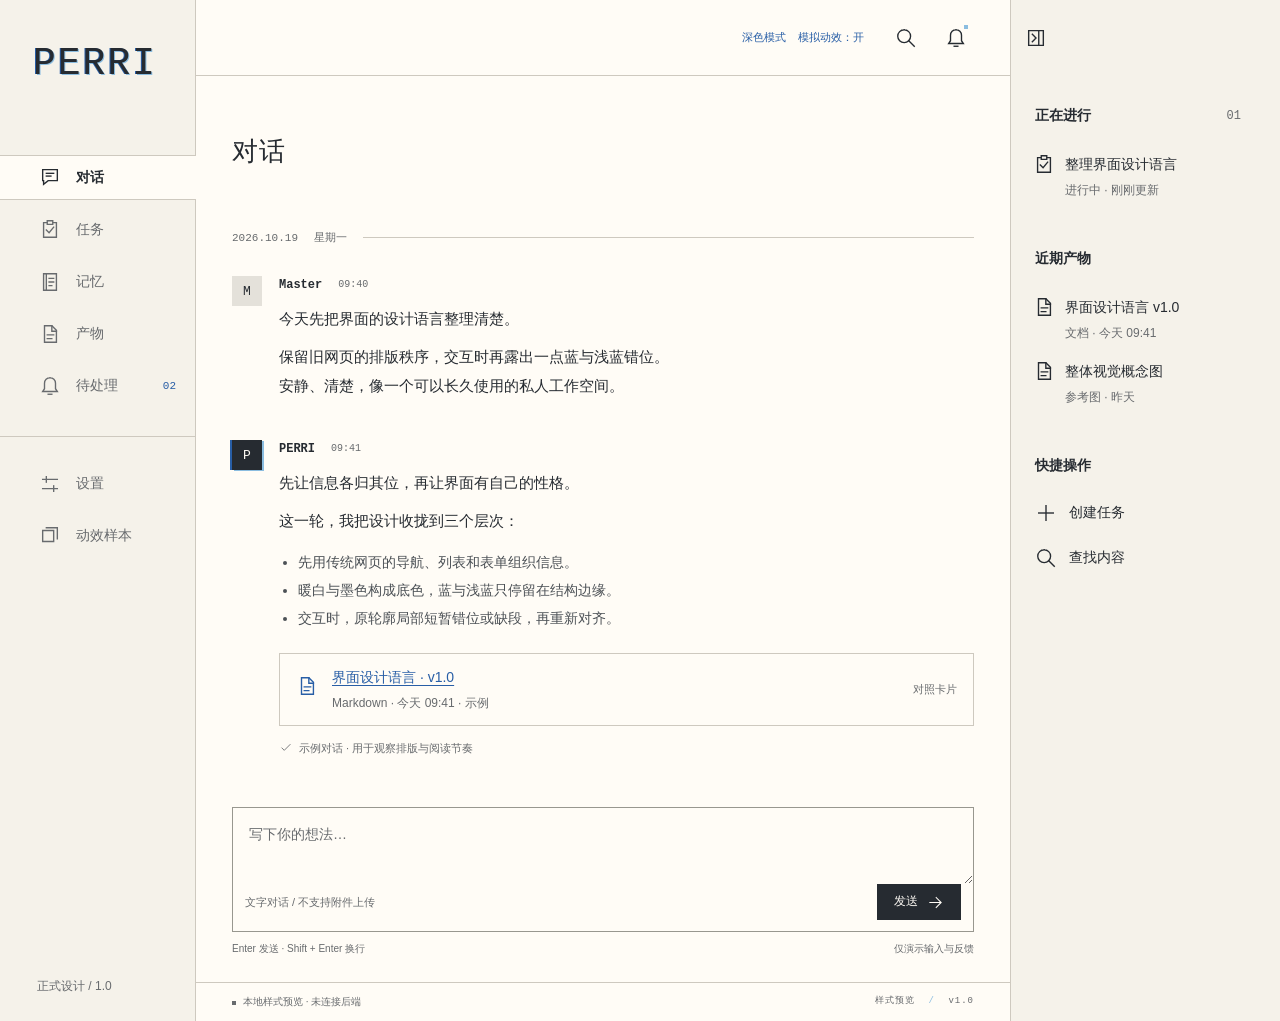
<file: index.html>
<!doctype html>
<html lang="zh-CN">
  <head>
    <meta charset="UTF-8" />
    <meta name="viewport" content="width=device-width,initial-scale=1" />
    <title>PERRI · UI Design v1.0</title>
    <link rel="stylesheet" href="style.css?v=10r1" />
  </head>
  <body>
    <div class="workspace">
      <aside class="sidebar">
        <a
          class="brand"
          href="#conversation"
          data-phase-type="identity"
          aria-label="PERRI"
          ><span class="phase-source">PERRI</span></a
        >
        <nav aria-label="主导航" id="navigation"></nav>
        <div class="side-bottom">
          <span class="muted">正式设计 / 1.0</span>
        </div>
      </aside>
      <div class="desk">
        <header class="topbar">
          <div class="top-actions">
            <div class="preview-controls">
              <button
                class="text-button"
                data-action="theme-toggle"
                aria-pressed="false"
              >
                深色模式</button
              ><button
                class="text-button"
                data-action="surface-toggle"
                aria-pressed="true"
              >
                模拟动效：开
              </button>
            </div>
            <button
              class="icon-button"
              data-action="search"
              aria-label="搜索样式稿"
              title="搜索样式稿 · ⌘ K"
            ></button
            ><button
              class="icon-button"
              data-action="notifications"
              aria-label="通知"
              title="通知"
            >
              <span class="notification-dot"></span>
            </button>
          </div>
        </header>
        <main id="main"></main>
        <footer class="statusbar">
          <span><i></i>本地样式预览 · 未连接后端</span
          ><span>样式预览 <b> / </b> v1.0</span>
        </footer>
      </div>
      <aside id="activity-rail" aria-label="当前活动" hidden>
        <div class="activity-inner">
          <header class="activity-header">
            <button
              id="activity-toggle"
              class="icon-button"
              data-action="activity-toggle"
              aria-controls="activity-content"
              aria-expanded="true"
              aria-label="收起活动栏"
            ></button>
          </header>
          <div id="activity-content"></div>
        </div>
      </aside>
    </div>
    <dialog id="dialog" aria-labelledby="dialog-title">
      <div class="dialog-head">
        <h2 id="dialog-title"></h2>
        <button class="icon-button" data-action="close" aria-label="关闭">
          ×
        </button>
      </div>
      <div id="dialog-content"></div>
    </dialog>
    <div id="toast" role="status"></div>
    <script src="signal-motion.js?v=10r1"></script>
    <script src="prototype.js?v=10r1"></script>
  </body>
</html>
</file>
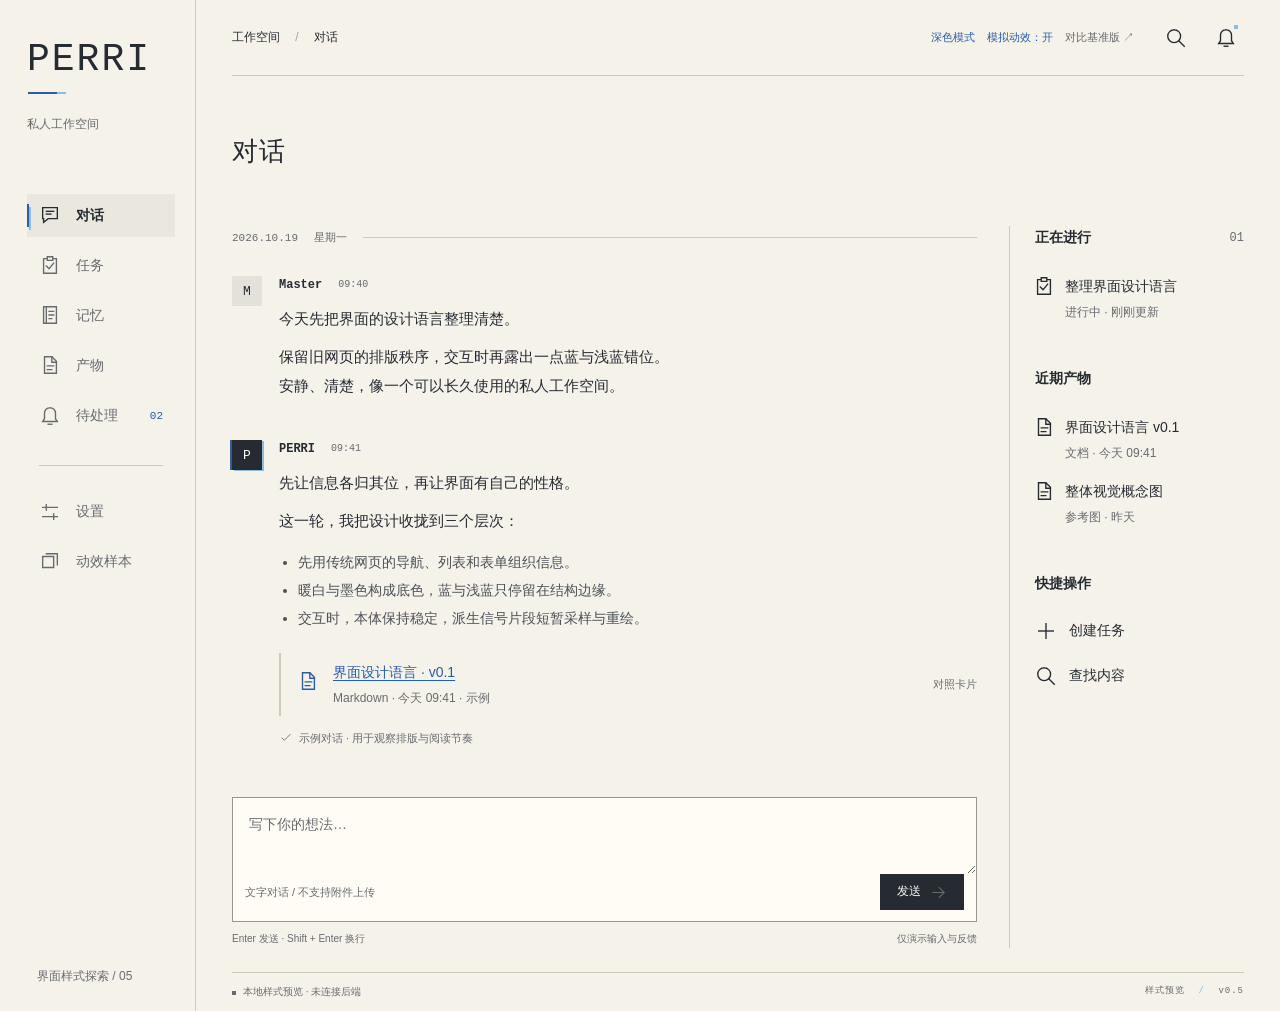
<file: versions/v0.5/index.html>
<!doctype html>
<html lang="zh-CN">
  <head>
    <meta charset="UTF-8" />
    <meta name="viewport" content="width=device-width,initial-scale=1" />
    <title>PERRI · 样式探索</title>
    <link rel="stylesheet" href="style.css?v=05r1" />
  </head>
  <body>
    <div class="workspace">
      <aside class="sidebar">
        <a class="brand" href="#conversation"
          >PERRI<span class="register-mark" aria-hidden="true"></span
        ></a>
        <div class="edition">私人工作空间</div>
        <nav aria-label="主导航" id="navigation"></nav>
        <div class="side-bottom">
          <span class="muted">界面样式探索 / 05</span>
        </div>
      </aside>
      <div class="desk">
        <header class="topbar">
          <span id="breadcrumb">工作空间 <span>/</span> 对话</span>
          <div class="top-actions">
            <div class="preview-controls">
              <button
                class="text-button"
                data-action="theme-toggle"
                aria-pressed="false"
              >
                深色模式</button
              ><button
                class="text-button"
                data-action="surface-toggle"
                aria-pressed="true"
              >
                模拟动效：开</button
              ><a href="../v0.3/index.html" target="_blank" rel="noopener"
                >对比基准版 ↗</a
              >
            </div>
            <button
              class="icon-button"
              data-action="search"
              aria-label="搜索样式稿"
              title="搜索样式稿 · ⌘ K"
            ></button
            ><button
              class="icon-button"
              data-action="notifications"
              aria-label="通知"
              title="通知"
            >
              <span class="notification-dot"></span>
            </button>
          </div>
        </header>
        <main id="main"></main>
        <footer class="statusbar">
          <span><i></i>本地样式预览 · 未连接后端</span
          ><span>样式预览 <b> / </b> v0.5</span>
        </footer>
      </div>
    </div>
    <dialog id="dialog" aria-labelledby="dialog-title">
      <div class="dialog-head">
        <h2 id="dialog-title"></h2>
        <button class="icon-button" data-action="close" aria-label="关闭">
          ×
        </button>
      </div>
      <div id="dialog-content"></div>
    </dialog>
    <div id="toast" role="status"></div>
    <script src="signal-motion.js?v=05r1"></script>
    <script src="prototype.js?v=05r1"></script>
  </body>
</html>
</file>
<file: style.css>
:root {
  --paper: #f5f2ea;
  --surface: #fffcf6;
  --ink: #262b31;
  --muted: #686b6e;
  --line: #cec9bf;
  --blue: #285ea6;
  --light-blue: #8bbde0;
  --red: #b84550;
  --green: #42715a;
  --wash: #eae7df;
  --micro: 68ms;
  --fast: 100ms;
  --standard: 160ms;
  --structure: 280ms;
  --mono: ui-monospace, SFMono-Regular, Consolas, monospace;
}
* {
  box-sizing: border-box;
}
body {
  margin: 0;
  background: var(--paper);
  color: var(--ink);
  font-family:
    -apple-system, BlinkMacSystemFont, "Segoe UI", "PingFang SC", sans-serif;
  font-size: 14px;
  line-height: 1.65;
}
button,
input,
textarea,
select {
  font: inherit;
  color: inherit;
}
button,
a,
input,
textarea,
select {
  -webkit-tap-highlight-color: transparent;
}
button {
  cursor: pointer;
  border: 0;
  background: none;
}
a {
  color: var(--blue);
  text-decoration: none;
}
button:disabled {
  cursor: not-allowed;
  opacity: 0.42;
}
button:focus-visible,
a:focus-visible,
input:focus-visible,
textarea:focus-visible,
select:focus-visible {
  outline: 2px solid var(--blue);
  outline-offset: 4px;
}
button,
a {
  touch-action: manipulation;
}
::selection {
  background: #dce3ec;
}
.workspace {
  min-height: 100dvh;
  display: grid;
  grid-template-columns: 196px minmax(0, 1fr);
}
.sidebar {
  border-right: 1px solid var(--line);
  padding: 39px 20px 24px 27px;
  display: flex;
  flex-direction: column;
  min-height: 100dvh;
}
.brand {
  font: 38px/1.1 var(--mono);
  letter-spacing: 2px;
  color: var(--ink);
  position: relative;
  width: max-content;
}
.register-mark {
  position: absolute;
  height: 2px;
  width: 29px;
  background: var(--blue);
  bottom: -13px;
  left: 1px;
  box-shadow: 9px 0 var(--light-blue);
}
.edition {
  font: 9px/1.9 var(--mono);
  letter-spacing: 1.3px;
  margin: 32px 0 47px;
  color: var(--muted);
}
.edition span {
  font-size: 11px;
  letter-spacing: 3px;
}
nav {
  display: flex;
  flex-direction: column;
  gap: 7px;
}
nav a {
  position: relative;
  color: var(--muted);
  display: flex;
  gap: 15px;
  align-items: center;
  padding: 10px 12px;
  min-height: 43px;
}
nav a.active {
  color: var(--ink);
  background: var(--wash);
  font-weight: 600;
}
nav a.active:before {
  content: "";
  position: absolute;
  left: 0;
  top: 10px;
  bottom: 10px;
  width: 2px;
  background: var(--blue);
  box-shadow: 2px 3px var(--light-blue);
}
nav a .count {
  margin-left: auto;
  font: 11px var(--mono);
  color: var(--blue);
}
.nav-separator {
  height: 1px;
  background: var(--line);
  margin: 21px 12px 17px;
}
.side-bottom {
  margin-top: auto;
  padding: 70px 10px 0;
}
.small-label {
  font: 10px var(--mono);
  letter-spacing: 1.5px;
  color: var(--muted);
}
.side-bottom p {
  font-size: 17px;
  line-height: 1.9;
  letter-spacing: 2px;
  margin: 18px 0 25px;
}
.side-rule {
  width: 27px;
  height: 1px;
  background: var(--muted);
  margin-bottom: 20px;
}
.muted {
  color: var(--muted);
  font-size: 12px;
}
.desk {
  min-width: 0;
  display: flex;
  flex-direction: column;
}
.topbar {
  height: 76px;
  flex-shrink: 0;
  border-bottom: 1px solid var(--line);
  margin: 0 36px;
  display: flex;
  align-items: center;
  justify-content: space-between;
  font-size: 12px;
}
.topbar #breadcrumb > span {
  color: #aaa49a;
  margin: 0 12px;
}
.top-actions {
  display: flex;
  align-items: center;
  gap: 14px;
}
.demo-label {
  font-size: 11px;
  color: var(--muted);
  border: 1px solid var(--line);
  padding: 2px 8px;
  margin-right: 12px;
}
.icon-button {
  width: 36px;
  height: 36px;
  display: inline-flex;
  align-items: center;
  justify-content: center;
  position: relative;
  font-size: 24px;
}
.notification-dot {
  position: absolute;
  width: 4px;
  height: 4px;
  background: var(--light-blue);
  right: 6px;
  top: 5px;
}
.glyph {
  position: relative;
  display: inline-flex;
  width: 22px;
  height: 22px;
  flex-shrink: 0;
  align-items: center;
  justify-content: center;
}
.glyph svg {
  position: relative;
  width: 22px;
  height: 22px;
  fill: none;
  stroke: currentColor;
  stroke-width: 1.5;
  stroke-linecap: square;
  stroke-linejoin: miter;
  z-index: 1;
}
.icon-button:hover {
  background: var(--wash);
}
main {
  flex: 1;
  min-width: 0;
}
.page {
  padding: 36px 36px 24px;
  animation: reveal var(--structure) ease-out;
}
.page-heading {
  display: flex;
  justify-content: space-between;
  align-items: center;
  margin-bottom: 27px;
  gap: 15px;
}
.page-heading h1 {
  font-size: 26px;
  line-height: 1.3;
  font-weight: 550;
  margin: 0 0 8px;
  letter-spacing: 0.5px;
}
.eyebrow {
  font: 10px var(--mono);
  letter-spacing: 1.5px;
  color: var(--muted);
  margin: 0 0 12px;
}
.page-heading p {
  margin: 0;
  color: var(--muted);
  font-size: 13px;
}
.conversation-layout {
  display: grid;
  grid-template-columns: minmax(0, 1fr) 235px;
  gap: 32px;
}
.conversation {
  min-width: 0;
  display: flex;
  flex-direction: column;
  min-height: calc(100dvh - 249px);
}
.conversation-title {
  font: 11px var(--mono);
  color: var(--muted);
  display: flex;
  align-items: center;
  gap: 16px;
  margin: 4px 0 31px;
}
.conversation-title:after {
  content: "";
  flex: 1;
  height: 1px;
  background: var(--line);
}
.message {
  display: grid;
  grid-template-columns: 32px minmax(0, 1fr);
  gap: 15px;
  margin-bottom: 30px;
}
.avatar {
  display: flex;
  align-items: center;
  justify-content: center;
  width: 30px;
  height: 30px;
  background: #e4e1da;
  font: 13px var(--mono);
}
.avatar.assistant {
  background: var(--ink);
  color: var(--surface);
  box-shadow:
    -2px 0 var(--blue),
    2px 1px var(--light-blue);
}
.message-meta {
  display: flex;
  align-items: center;
  gap: 16px;
  margin: 1px 0 11px;
}
.message-meta strong {
  font: 600 12px var(--mono);
}
time,
.mono {
  font-family: var(--mono);
}
time {
  font-size: 10px;
  color: var(--muted);
}
.message p {
  font-size: 15px;
  line-height: 1.9;
  margin: 0 0 10px;
}
.message ul {
  padding-left: 19px;
  line-height: 2;
  color: #4c5156;
  margin: 12px 0 20px;
}
.artifact-strip {
  border: 1px solid var(--line);
  padding: 14px 16px;
  display: flex;
  align-items: center;
  gap: 14px;
  margin: 21px 0 13px;
  background: var(--surface);
}
.artifact-strip .file-icon {
  color: var(--blue);
}
.artifact-strip strong {
  display: block;
  font-weight: 500;
  font-size: 13px;
}
.artifact-strip small {
  color: var(--muted);
  font: 10px var(--mono);
}
.artifact-strip button {
  margin-left: auto;
  flex-shrink: 0;
}
.text-button {
  color: var(--blue);
  font-size: 12px;
  padding: 5px 0;
  position: relative;
}
.text-button:after {
  content: "";
  height: 1px;
  background: var(--blue);
  position: absolute;
  left: 0;
  right: 100%;
  bottom: 2px;
  transition: right var(--standard);
}
.text-button:hover:after {
  right: 0;
}
.message-foot {
  font-size: 11px;
  color: var(--muted);
  display: flex;
  align-items: center;
  gap: 6px;
}
.message-foot .glyph,
.message-foot svg {
  width: 14px;
  height: 14px;
}
.composer {
  margin-top: auto;
  padding-top: 20px;
}
.composer-box {
  position: relative;
  border: 1px solid #98978f;
  background: var(--surface);
  transition:
    box-shadow var(--standard),
    border-color var(--standard);
}
.composer-box:focus-within {
  border-color: var(--blue);
  box-shadow:
    -2px 0 var(--blue),
    2px 0 var(--light-blue);
}
textarea {
  resize: vertical;
}
.composer textarea {
  border: 0;
  background: none;
  width: 100%;
  min-height: 66px;
  max-height: 180px;
  padding: 15px 16px;
  outline: none;
  display: block;
  font-size: 14px;
}
.composer textarea:focus-visible {
  outline: none;
}
.composer-toolbar {
  padding: 0 12px 11px;
  display: flex;
  align-items: center;
  justify-content: space-between;
}
.composer-toolbar span {
  color: var(--muted);
  font-size: 11px;
}
.composer-help {
  display: flex;
  justify-content: space-between;
  margin-top: 9px;
  color: var(--muted);
  font-size: 10px;
}
.button {
  border: 1px solid #92958f;
  min-height: 36px;
  padding: 7px 16px;
  position: relative;
  display: inline-flex;
  gap: 9px;
  align-items: center;
  justify-content: center;
  background: var(--surface);
  font-size: 12px;
  transition: background var(--standard);
}
.button:before,
.button:after {
  content: "";
  position: absolute;
  top: -1px;
  bottom: -1px;
  width: 12px;
  opacity: 0;
  pointer-events: none;
  transition:
    transform var(--standard),
    opacity var(--fast);
}
.button:before {
  left: -1px;
  border-left: 1px solid var(--blue);
  border-bottom: 1px solid var(--blue);
}
.button:after {
  right: -1px;
  border-right: 1px solid var(--light-blue);
  border-top: 1px solid var(--light-blue);
}
.button:not(:disabled):hover:before {
  opacity: 1;
  transform: translateX(-2px);
}
.button:not(:disabled):hover:after {
  opacity: 1;
  transform: translateX(2px);
}
.button:not(:disabled):active:before,
.button:not(:disabled):active:after {
  transform: translateX(0);
  transition-duration: var(--fast);
}
.button.primary {
  background: var(--ink);
  border-color: var(--ink);
  color: var(--surface);
}
.button .glyph,
.button svg {
  width: 17px;
  height: 17px;
}
.button.danger {
  color: var(--red);
  border-color: var(--red);
}
.margin-notes {
  border-left: 1px solid var(--line);
  padding-left: 25px;
}
.note-section {
  margin-bottom: 32px;
}
.section-label {
  display: flex;
  align-items: center;
  justify-content: space-between;
  border-bottom: 1px solid var(--line);
  padding-bottom: 10px;
  margin: 0 0 16px;
  font-size: 12px;
  font-weight: 550;
}
.section-label small {
  color: var(--muted);
  font: 10px var(--mono);
  font-weight: 400;
}
.recent-item {
  display: flex;
  align-items: flex-start;
  gap: 11px;
  padding: 10px 0;
  color: var(--ink);
  width: 100%;
  text-align: left;
}
.recent-item strong {
  display: block;
  font-size: 12px;
  font-weight: 400;
}
.recent-item small {
  display: block;
  color: var(--muted);
  font-size: 10px;
  margin-top: 4px;
}
.recent-item .glyph {
  margin-top: 2px;
  width: 18px;
  height: 18px;
}
.recent-item:hover strong {
  color: var(--blue);
}
.quick-links {
  display: grid;
  grid-template-columns: 1fr 1fr;
  gap: 12px;
}
.quick-links button {
  display: flex;
  align-items: flex-start;
  flex-direction: column;
  gap: 9px;
  font-size: 11px;
  padding: 6px 0;
}
.margin-quote {
  border-top: 1px solid var(--line);
  margin-top: 42px;
  padding-top: 23px;
}
.margin-quote p {
  font-size: 15px;
  line-height: 1.9;
  letter-spacing: 0.5px;
}
.margin-quote small {
  font: 9px/1.7 var(--mono);
  letter-spacing: 1px;
  color: var(--muted);
}
.statusbar {
  display: flex;
  justify-content: space-between;
  border-top: 1px solid var(--line);
  margin: 0 36px;
  padding: 11px 0;
  color: var(--muted);
  font-size: 10px;
  gap: 10px;
}
.statusbar > span:last-child {
  font: 9px var(--mono);
  letter-spacing: 1px;
}
.statusbar b {
  color: var(--light-blue);
  font-weight: 400;
  margin: 0 7px;
}
.statusbar i {
  display: inline-block;
  width: 4px;
  height: 4px;
  margin-right: 7px;
  background: var(--muted);
}
.tabs {
  display: flex;
  gap: 25px;
  border-bottom: 1px solid var(--line);
  margin: 10px 0 26px;
}
.tab {
  padding: 10px 1px;
  color: var(--muted);
  font-size: 13px;
  position: relative;
}
.tab.active {
  color: var(--ink);
  font-weight: 600;
}
.tab.active:after {
  content: "";
  position: absolute;
  height: 2px;
  background: var(--blue);
  bottom: -1px;
  left: 0;
  right: 0;
  box-shadow: 3px 1px var(--light-blue);
}
.table-wrap {
  overflow-x: auto;
}
table {
  border-collapse: collapse;
  width: 100%;
  text-align: left;
}
th {
  font-size: 11px;
  font-weight: 500;
  color: var(--muted);
  padding: 12px 15px;
  border-bottom: 1px solid var(--line);
}
td {
  padding: 21px 15px;
  border-bottom: 1px solid var(--line);
  font-size: 13px;
}
td:first-child,
th:first-child {
  padding-left: 0;
}
td:last-child,
th:last-child {
  text-align: right;
}
td small {
  display: block;
  font-size: 11px;
  color: var(--muted);
  margin-top: 4px;
}
.state {
  font-size: 11px;
  white-space: nowrap;
}
.state:before {
  content: "";
  display: inline-block;
  width: 5px;
  height: 5px;
  background: currentColor;
  margin-right: 7px;
}
.state.running {
  color: var(--blue);
}
.state.done {
  color: var(--green);
}
.state.wait {
  color: #986b32;
}
.state.stopped {
  color: var(--muted);
}
.table-note {
  font-size: 11px;
  color: var(--muted);
  margin-top: 20px;
}
.split-page {
  display: grid;
  grid-template-columns: minmax(0, 1fr) 240px;
  gap: 45px;
}
.record {
  border-bottom: 1px solid var(--line);
  padding: 23px 0;
}
.record:first-child {
  padding-top: 0;
}
.record h3 {
  font-size: 16px;
  font-weight: 500;
  margin: 8px 0;
}
.record p {
  font-size: 14px;
  line-height: 1.9;
  color: #555b60;
  max-width: 670px;
}
.record-meta {
  font: 10px var(--mono);
  color: var(--muted);
}
.record-actions {
  display: flex;
  gap: 20px;
}
.quiet-note {
  font-size: 12px;
  color: var(--muted);
  line-height: 1.9;
  border-top: 1px solid var(--line);
  padding-top: 16px;
}
.setting-row {
  padding: 24px 0;
  border-bottom: 1px solid var(--line);
  display: flex;
  align-items: center;
  justify-content: space-between;
  gap: 20px;
}
.setting-row h3 {
  font-size: 14px;
  font-weight: 500;
  margin: 0 0 5px;
}
.setting-row p {
  font-size: 12px;
  color: var(--muted);
  margin: 0;
}
.segmented {
  display: flex;
  border: 1px solid var(--line);
  padding: 3px;
  flex-shrink: 0;
  gap: 3px;
}
.segmented button {
  font-size: 12px;
  padding: 6px 12px;
}
.segmented button.active {
  background: var(--ink);
  color: var(--surface);
}
.theme-preview {
  display: flex;
  gap: 12px;
  margin-top: 15px;
}
.swatch {
  width: 32px;
  height: 32px;
  border: 1px solid #a9a49c;
}
.section-title {
  font-size: 17px;
  font-weight: 500;
  margin: 30px 0 10px;
}
.motion-grid {
  display: grid;
  grid-template-columns: repeat(3, 1fr);
  border-left: 1px solid var(--line);
  border-top: 1px solid var(--line);
  margin: 25px 0;
}
.motion-cell {
  padding: 24px;
  border-right: 1px solid var(--line);
  border-bottom: 1px solid var(--line);
  min-height: 173px;
}
.motion-cell h3 {
  font-size: 12px;
  font-weight: 500;
  margin: 0 0 24px;
}
.motion-cell p {
  font-size: 11px;
  color: var(--muted);
  margin: 16px 0 0;
}
.motion-cell .button {
  min-width: 116px;
}
.scanning {
  position: relative;
  overflow: hidden;
}
.scanning:after {
  content: "";
  position: absolute;
  bottom: 0;
  left: 0;
  width: 28%;
  height: 2px;
  background: var(--blue);
  animation: scan 1200ms ease-in-out infinite;
}
.success {
  color: var(--green);
  border-color: var(--green);
}
.error {
  color: var(--red);
  border-color: var(--red);
}
.icon-study {
  display: flex;
  flex-wrap: wrap;
  gap: 20px;
  border-bottom: 1px solid var(--line);
  padding: 18px 0 28px;
}
.icon-study button {
  width: 70px;
  display: flex;
  align-items: center;
  flex-direction: column;
  gap: 13px;
  font-size: 11px;
  padding: 10px;
}
.icon-study button:hover {
  background: var(--wash);
}
dialog {
  border: 1px solid #8f928e;
  background: var(--paper);
  color: var(--ink);
  padding: 26px;
  max-width: 620px;
  width: calc(100% - 40px);
  box-shadow: 4px 4px 0 #262b3115;
}
dialog[open] {
  animation: reveal var(--structure) ease-out;
}
dialog::backdrop {
  background: #262b3133;
}
.dialog-head {
  display: flex;
  align-items: center;
  justify-content: space-between;
  border-bottom: 1px solid var(--line);
  padding-bottom: 13px;
  margin-bottom: 22px;
}
.dialog-head h2 {
  font-weight: 500;
  font-size: 19px;
  margin: 0;
}
.dialog-head .icon-button {
  font-size: 23px;
}
.dialog-actions {
  display: flex;
  justify-content: flex-end;
  gap: 12px;
  margin-top: 24px;
}
.field-label {
  display: block;
  font-size: 12px;
  margin-bottom: 8px;
}
.field {
  display: block;
  border: 1px solid #979992;
  background: var(--surface);
  width: 100%;
  padding: 10px 12px;
}
.dialog-description {
  font-size: 12px;
  color: var(--muted);
  line-height: 1.9;
}
.search-result {
  display: flex;
  width: 100%;
  justify-content: space-between;
  padding: 14px 6px;
  border-bottom: 1px solid var(--line);
  text-align: left;
  font-size: 13px;
}
.search-result:hover {
  color: var(--blue);
  background: var(--wash);
}
#toast {
  position: fixed;
  bottom: 38px;
  left: 50%;
  transform: translate(-50%, 10px);
  background: var(--ink);
  color: var(--surface);
  padding: 12px 21px;
  font-size: 12px;
  opacity: 0;
  transition:
    opacity var(--standard),
    transform var(--standard);
  pointer-events: none;
  z-index: 10;
  max-width: 90vw;
}
#toast.visible {
  opacity: 1;
  transform: translate(-50%, 0);
}
.empty {
  padding: 50px 10px;
  color: var(--muted);
  text-align: center;
  font-size: 13px;
}
.notice {
  display: flex;
  gap: 15px;
  padding: 19px 0;
  border-bottom: 1px solid var(--line);
}
.notice h3 {
  margin: 0 0 6px;
  font-size: 14px;
  font-weight: 500;
}
.notice p {
  font-size: 12px;
  color: var(--muted);
  margin: 0;
}
.notice.read {
  opacity: 0.55;
}
.reveal {
  animation: reveal var(--structure) ease-out;
}
.wireframe {
  --paper: #fff;
  --surface: #fff;
  --ink: #222;
  --muted: #666;
  --line: #ccc;
  --blue: #555;
  --light-blue: #aaa;
  --red: #b84550;
  --wash: #f3f3f3;
  --green: #555;
}
.wireframe .glyph:before,
.wireframe .glyph:after {
  display: none;
}
.motion-off *,
.motion-off *:before,
.motion-off *:after {
  animation: none !important;
  transition: none !important;
}
.motion-reduced {
  --micro: 0ms;
  --fast: 0ms;
  --standard: 0ms;
  --structure: 0ms;
}
.motion-reduced .scanning:after {
  animation: none;
}
.motion-reduced .glyph:before,
.motion-reduced .glyph:after,
.motion-reduced .button:before,
.motion-reduced .button:after {
  display: none;
}
@keyframes reveal {
  from {
    opacity: 0.4;
    clip-path: inset(0 0 10% 0);
    transform: translateY(3px);
  }
  to {
    opacity: 1;
    clip-path: inset(0);
    transform: translateY(0);
  }
}
@keyframes scan {
  0% {
    transform: translateX(-110%);
  }
  100% {
    transform: translateX(460%);
  }
}
@media (prefers-reduced-motion: reduce) {
  *,
  *:before,
  *:after {
    animation: none !important;
    transition: none !important;
  }
  .button:before,
  .button:after,
  .glyph:before,
  .glyph:after {
    display: none;
  }
}
@media (min-width: 1600px) {
  .page {
    padding: 42px 55px 30px;
  }
  .topbar,
  .statusbar {
    margin-left: 55px;
    margin-right: 55px;
  }
  .conversation-layout {
    grid-template-columns: minmax(0, 1fr) 270px;
    gap: 50px;
  }
  .message {
    margin-bottom: 38px;
  }
  .conversation {
    min-height: calc(100dvh - 268px);
  }
}
@media (max-width: 1100px) {
  .workspace {
    grid-template-columns: 166px minmax(0, 1fr);
  }
  .sidebar {
    padding-left: 19px;
    padding-right: 16px;
  }
  .conversation-layout {
    grid-template-columns: minmax(0, 1fr) 190px;
    gap: 22px;
  }
  .margin-notes {
    padding-left: 19px;
  }
  .topbar,
  .statusbar {
    margin: 0 25px;
  }
  .page {
    padding: 30px 25px 24px;
  }
  .motion-cell {
    padding: 18px;
  }
  .split-page {
    grid-template-columns: 1fr;
    gap: 25px;
  }
}
@media (max-width: 850px) {
  .conversation-layout {
    grid-template-columns: 1fr;
  }
  .margin-notes {
    display: none;
  }
  .conversation {
    min-height: calc(100dvh - 244px);
  }
  .motion-grid {
    grid-template-columns: repeat(2, 1fr);
  }
  .setting-row {
    align-items: flex-start;
    flex-direction: column;
  }
}
@media (max-width: 600px) {
  .workspace {
    grid-template-columns: 64px minmax(0, 1fr);
  }
  .sidebar {
    padding: 26px 8px;
    align-items: center;
  }
  .brand {
    font-size: 20px;
    letter-spacing: 0;
    writing-mode: vertical-rl;
  }
  .register-mark {
    display: none;
  }
  .edition,
  .side-bottom,
  nav .nav-label,
  nav .count {
    display: none;
  }
  nav {
    margin-top: 32px;
    width: 100%;
  }
  nav a {
    padding: 11px;
    justify-content: center;
  }
  .nav-separator {
    margin: 16px 5px;
  }
  .topbar {
    height: 60px;
    margin: 0 18px;
  }
  .top-actions {
    gap: 3px;
  }
  .demo-label {
    display: none;
  }
  .page {
    padding: 26px 18px 20px;
  }
  .page-heading h1 {
    font-size: 23px;
  }
  .page-heading p {
    font-size: 11px;
  }
  .page-heading > .button {
    padding: 6px 9px;
  }
  .statusbar {
    margin: 0 18px;
  }
  .statusbar > span:last-child {
    display: none;
  }
  .message {
    grid-template-columns: 24px minmax(0, 1fr);
    gap: 11px;
  }
  .avatar {
    width: 24px;
    height: 26px;
  }
  .message p {
    font-size: 14px;
  }
  .artifact-strip {
    padding: 10px;
    gap: 9px;
    flex-wrap: wrap;
  }
  .artifact-strip strong {
    font-size: 11px;
  }
  .composer-toolbar span {
    font-size: 9px;
  }
  .composer-help > span:last-child {
    display: none;
  }
  .conversation {
    min-height: calc(100dvh - 232px);
  }
  .tabs {
    gap: 18px;
  }
  .tab {
    font-size: 12px;
  }
  .motion-grid {
    grid-template-columns: 1fr;
  }
  .motion-cell {
    min-height: 150px;
  }
  .topbar #breadcrumb {
    font-size: 11px;
  }
  td,
  th {
    white-space: nowrap;
  }
  .segmented button {
    padding: 6px 10px;
  }
}

.critical-change {
  border-left: 2px solid var(--red);
  padding: 10px 14px;
  background: #b8455008;
}
.critical-change strong {
  color: var(--red);
  font-size: 12px;
}
.button.critical {
  color: var(--red);
  border-color: var(--red);
}

.motion-intro {
  border-top: 1px solid var(--line);
  border-bottom: 1px solid var(--line);
  padding: 15px 0;
}
.motion-intro p {
  margin: 0 0 4px;
  font-size: 13px;
}
.comparison-grid {
  display: grid;
  grid-template-columns: repeat(3, minmax(0, 1fr));
  gap: 0;
  margin: 26px 0;
}
.comparison-cell {
  padding: 22px;
  border-bottom: 1px solid var(--line);
  border-right: 1px solid var(--line);
}
.comparison-cell:nth-child(3n) {
  border-right: 0;
}
.comparison-title {
  display: flex;
  gap: 12px;
  align-items: center;
}
.comparison-title > span {
  font-size: 10px;
  color: var(--muted);
}
.comparison-title h2 {
  font-size: 14px;
  font-weight: 500;
  margin: 0;
}
.comparison-pair {
  display: grid;
  grid-template-columns: 1fr 1fr;
  margin: 18px 0 14px;
  gap: 12px;
}
.study-trigger {
  min-height: 113px;
  display: flex;
  flex-direction: column;
  align-items: center;
  justify-content: center;
  gap: 26px;
  border: 1px solid transparent;
}
.study-trigger:hover {
  background: var(--surface);
  border-color: var(--line);
}
.study-trigger > .glyph,
.study-trigger svg {
  width: 32px;
  height: 32px;
}
.study-trigger > span:last-child {
  font: 10px var(--mono);
  color: var(--muted);
}
.comparison-cell p {
  font-size: 11px;
  color: var(--muted);
  margin: 0;
}
@keyframes surface-reconstruct {
  0% {
    opacity: 0.6;
    clip-path: polygon(0 0, 100% 0, 100% 16%, 0 16%);
  }
  30% {
    opacity: 0.9;
    clip-path: polygon(0 0, 100% 0, 100% 43%, 0 43%);
  }
  60% {
    opacity: 1;
    clip-path: polygon(0 0, 100% 0, 100% 76%, 0 76%);
  }
  100% {
    opacity: 1;
    clip-path: polygon(0 0, 100% 0, 100% 100%, 0 100%);
  }
}
.page,
dialog[open] {
  animation: surface-reconstruct 420ms cubic-bezier(0.2, 0.7, 0.2, 1);
}
@media (max-width: 1100px) {
  .comparison-grid {
    grid-template-columns: repeat(2, minmax(0, 1fr));
  }
  .comparison-cell:nth-child(3n) {
    border-right: 1px solid var(--line);
  }
  .comparison-cell:nth-child(2n) {
    border-right: 0;
  }
}
@media (max-width: 600px) {
  .comparison-grid {
    grid-template-columns: 1fr;
  }
  .comparison-cell {
    border-right: 0 !important;
    padding: 22px 6px;
  }
  .page-heading {
    flex-wrap: wrap;
  }
}

/* Interaction comes out of existing lines, rows and form boundaries. */
.composer-box:focus-within:after {
  content: "";
  position: absolute;
  top: 0;
  left: 0;
  height: 1px;
  width: 100%;
  background: var(--blue);
  animation: form-resolve 220ms steps(8, end) both;
  pointer-events: none;
}
@keyframes form-resolve {
  0% {
    transform: scaleX(0.1);
    transform-origin: left;
    opacity: 1;
  }
  60% {
    transform: scaleX(1);
    opacity: 1;
  }
  100% {
    opacity: 0;
  }
}
.plain-surface *,
.plain-surface *:before,
.plain-surface *:after {
  animation: none !important;
  transition: none !important;
}
.plain-surface .echo,
.plain-surface .raster-pass {
  display: none;
}

/* 03: original workspace layout + geometry reconstruction. */
.preview-controls {
  display: flex;
  align-items: center;
  gap: 14px;
  margin-right: 10px;
}
.preview-controls .text-button,
.preview-controls a {
  font-size: 11px;
  white-space: nowrap;
}
.preview-controls a {
  color: var(--muted);
}
@media (max-width: 850px) {
  .preview-controls a {
    display: none;
  }
  .preview-controls {
    margin-right: 0;
    gap: 0;
  }
  .top-actions {
    gap: 8px;
  }
}
@media (max-width: 600px) {
  .preview-controls .text-button {
    font-size: 10px;
  }
  .top-actions {
    gap: 2px;
  }
  .topbar #breadcrumb > span {
    margin: 0 5px;
  }
}

/* Retain confirmed geometry; give each surface the same reconstruction grammar. */
:root {
  --field: #fffcf6;
  --soft: #e4e1da;
  --body-copy: #4c5156;
  --pressed: #dce3ec;
  --motion-page: 260ms;
  --motion-drawer: 220ms;
  --motion-input: 200ms;
  --motion-button: 180ms;
  color-scheme: light;
}
.page {
  position: relative;
  animation: none;
}
.page.page-enter {
  animation: page-resolve var(--motion-page) ease-out;
}
.page.page-enter:after {
  content: "";
  position: absolute;
  pointer-events: none;
  left: 0;
  top: 20px;
  bottom: 20px;
  width: 2px;
  background: linear-gradient(var(--blue), var(--light-blue));
  animation: page-register var(--motion-page) steps(5, end) both;
  transform-origin: top;
}
@keyframes page-resolve {
  0% {
    opacity: 0.55;
    clip-path: inset(0 0 18%);
  }
  30% {
    opacity: 0.85;
    clip-path: inset(0 0 9%);
  }
  70% {
    opacity: 1;
    clip-path: inset(0 0 2%);
  }
  100% {
    opacity: 1;
    clip-path: inset(0);
  }
}
@keyframes page-register {
  0% {
    transform: scaleY(0.1);
    opacity: 0;
  }
  20% {
    opacity: 0.8;
  }
  75% {
    transform: scaleY(1);
    opacity: 0.5;
  }
  100% {
    transform: scaleY(1);
    opacity: 0;
  }
}
.task-detail-row > td {
  padding: 0 !important;
  border: 0;
  text-align: left !important;
}
.list-drawer {
  display: grid;
  grid-template-rows: 0fr;
  transition: grid-template-rows var(--motion-drawer)
    cubic-bezier(0.2, 0.7, 0.2, 1);
  position: relative;
}
.drawer-clip {
  overflow: hidden;
  min-height: 0;
}
.list-drawer.open {
  grid-template-rows: 1fr;
}
.drawer-content {
  padding: 20px 24px;
  background: var(--surface);
  border-left: 2px solid var(--light-blue);
  border-bottom: 1px solid var(--line);
}
.drawer-content h3 {
  font-size: 14px;
  font-weight: 500;
  margin: 9px 0;
}
.drawer-content p {
  font-size: 13px;
  margin: 8px 0;
  white-space: normal;
}
.list-drawer.open .drawer-content {
  animation: drawer-register var(--motion-drawer) steps(5, end);
}
@keyframes drawer-register {
  0% {
    border-left-color: var(--blue);
    box-shadow: inset 5px 0 var(--light-blue);
  }
  40% {
    box-shadow: inset 1px 0 var(--blue);
  }
  80% {
    box-shadow: inset 3px 0 var(--light-blue);
  }
  100% {
    box-shadow: inset 0 0 transparent;
  }
}
/* Only outlines are reconstructed. Text, caret and IME remain untouched. */
.field:focus,
.composer-box:focus-within {
  animation: field-register var(--motion-input) steps(4, end);
  border-color: var(--blue);
}
@keyframes field-register {
  0% {
    box-shadow:
      -5px 0 var(--light-blue),
      5px 0 var(--blue);
  }
  30% {
    box-shadow:
      3px 0 var(--light-blue),
      -2px 0 var(--blue);
  }
  65% {
    box-shadow:
      -2px 0 var(--blue),
      2px 0 var(--light-blue);
  }
  100% {
    box-shadow: 0 0 0 1px var(--blue);
  }
}
.button:before,
.button:after {
  display: block;
  top: -2px;
  bottom: -2px;
  width: 40%;
  opacity: 0;
  transition:
    opacity 100ms,
    transform 160ms;
  pointer-events: none;
}
.button:before {
  border-left: 1px solid var(--blue);
  border-top: 1px solid var(--blue);
  border-bottom: 0;
  left: -2px;
}
.button:after {
  border-right: 1px solid var(--light-blue);
  border-bottom: 1px solid var(--light-blue);
  border-top: 0;
  right: -2px;
}
.button:not(:disabled):hover:before {
  opacity: 0.85;
  transform: translate(-3px, -1px);
}
.button:not(:disabled):hover:after {
  opacity: 0.85;
  transform: translate(3px, 1px);
}
.button:not(:disabled):active:before,
.button:not(:disabled):active:after {
  opacity: 1;
  transform: translate(0);
}
.button.commit-pulse:before {
  animation: button-register-a var(--motion-button) steps(4, end);
}
.button.commit-pulse:after {
  animation: button-register-b var(--motion-button) steps(4, end);
}
@keyframes button-register-a {
  0% {
    opacity: 1;
    transform: translate(-6px, -2px);
    width: 25%;
  }
  40% {
    transform: translate(2px, 0);
    width: 70%;
  }
  100% {
    opacity: 0;
    transform: translate(0);
    width: 40%;
  }
}
@keyframes button-register-b {
  0% {
    opacity: 1;
    transform: translate(6px, 2px);
    width: 25%;
  }
  40% {
    transform: translate(-2px, 0);
    width: 70%;
  }
  100% {
    opacity: 0;
    transform: translate(0);
    width: 40%;
  }
}
.text-button.commit-pulse {
  animation: link-register 280ms steps(4, end);
}
@keyframes link-register {
  0% {
    box-shadow: 0 2px var(--light-blue);
  }
  50% {
    box-shadow: 0 1px var(--blue);
  }
  100% {
    box-shadow: 0 0 transparent;
  }
}
/* Theme changes colors only. No alternate layout or font sizes. */
html[data-theme="dark"] {
  color-scheme: dark;
  --paper: #000000;
  --surface: #141414;
  --field: #000000;
  --ink: #e0e4e8;
  --muted: #a1a9b2;
  --line: #363636;
  --blue: #79acd9;
  --light-blue: #b1d5ec;
  --red: #ed8791;
  --green: #92bfa3;
  --wash: #1c1c1c;
  --soft: #232323;
  --body-copy: #c2cad3;
  --pressed: #334b60;
}
body {
  background: var(--paper);
  color: var(--ink);
}
.avatar {
  background: var(--soft);
}
.message ul,
.record p {
  color: var(--body-copy);
}
.field,
.composer-box {
  background: var(--field);
}
::selection {
  background: var(--pressed);
}
html[data-theme="dark"] .avatar.assistant {
  background: #d5dce5;
  color: #20262c;
}
html[data-theme="dark"] .button.primary {
  background: #cfdae5;
  color: #20262c;
  border-color: #cfdae5;
}
html[data-theme="dark"] .button {
  border-color: #7e8996;
}
html[data-theme="dark"] .button.error,
html[data-theme="dark"] .button.critical,
html[data-theme="dark"] .button.danger {
  border-color: var(--red);
  color: var(--red);
}
html[data-theme="dark"] .state.wait {
  color: #d7b57e;
}
html[data-theme="dark"] .critical-change {
  background: #ed87910a;
}
html[data-theme="dark"] .composer-box {
  border-color: #7e8996;
}
html[data-theme="dark"] .field {
  border-color: #7e8996;
}
html[data-theme="dark"] dialog::backdrop {
  background: #0008;
}
html[data-theme="dark"] .segmented button.active {
  background: #cfdae5;
  color: #20262c;
}
html[data-theme="dark"] .success {
  color: var(--green);
}
html[data-theme="dark"] .wireframe {
  --paper: #000000;
  --surface: #141414;
  --ink: #eee;
  --muted: #b5b5b5;
  --line: #666;
  --blue: #ccc;
  --light-blue: #aaa;
  --wash: #333;
  --body-copy: #ddd;
  --soft: #444;
  --field: #25292e;
}
.preview-controls {
  gap: 12px;
}
.preview-controls .text-button {
  font-size: 11px;
}
@media (max-width: 600px) {
  .preview-controls {
    gap: 8px;
  }
  .preview-controls .text-button {
    font-size: 10px;
  }
  .topbar {
    flex-wrap: wrap;
    height: auto;
    min-height: 76px;
    padding: 8px 0;
    gap: 4px;
  }
  .drawer-content {
    padding: 16px;
  }
}
.motion-off *,
.motion-off *:before,
.motion-off *:after,
.motion-reduced *,
.motion-reduced *:before,
.motion-reduced *:after,
.plain-surface *,
.plain-surface *:before,
.plain-surface *:after {
  animation: none !important;
  transition: none !important;
}
.motion-off .page:after,
.motion-reduced .page:after,
.plain-surface .page:after {
  display: none;
}
.motion-off .button:before,
.motion-off .button:after,
.motion-reduced .button:before,
.motion-reduced .button:after,
.plain-surface .button:before,
.plain-surface .button:after {
  display: none;
}
@media (prefers-reduced-motion: reduce) {
  *,
  *:before,
  *:after {
    animation: none !important;
    transition: none !important;
  }
  .page:after,
  .button:before,
  .button:after {
    display: none;
  }
}
input::placeholder,
textarea::placeholder {
  color: var(--muted);
  opacity: 1;
}

/* Source paths stay fixed; the replacement display may be clipped and displaced. */
.glyph svg {
  overflow: visible;
}
.glyph .icon-body {
  stroke-width: 1.5;
  transform: none;
}
.glyph .part {
  stroke-width: 1.5;
  opacity: 1;
}
.signal-layer,
.signal-fragment {
  pointer-events: none;
}
.signal-fragment {
  opacity: 0;
  fill: none;
  stroke-linecap: butt;
}
:is(button, a):active .glyph {
  color: var(--blue);
}
.static-sample .signal-layer {
  display: none;
}
.sample-options {
  display: flex;
  gap: 18px;
  flex-wrap: wrap;
  margin: 14px 0 8px;
}
.sample-options [aria-pressed="true"] {
  font-weight: 600;
  text-decoration: underline;
  text-underline-offset: 5px;
}
#sample-status {
  font-size: 12px;
  color: var(--muted);
}
.small-icon .glyph,
.small-icon svg {
  width: 16px;
  height: 16px;
}
.section-label {
  border-bottom: 0;
  padding-bottom: 0;
  margin-bottom: 18px;
  font-size: 14px;
  font-weight: 600;
}
.section-label small {
  font-size: 12px;
  letter-spacing: 0;
}
.quiet-note {
  border-top: 0;
  padding-top: 0;
  font-size: 13px;
}
.note-section {
  margin-bottom: 36px;
}
.recent-item {
  padding: 8px 0;
  gap: 12px;
}
.recent-item strong {
  font-size: 14px;
}
.recent-item small {
  font-size: 12px;
  margin-top: 5px;
}
.quick-links {
  display: flex;
  flex-direction: column;
  gap: 10px;
}
.quick-links button {
  flex-direction: row;
  align-items: center;
  gap: 12px;
  font-size: 14px;
  padding: 6px 0;
  text-align: left;
}
.edition {
  font:
    12px/1.9 -apple-system,
    BlinkMacSystemFont,
    "PingFang SC",
    sans-serif;
  letter-spacing: 0;
  margin-top: 32px;
  margin-bottom: 58px;
}
.artifact-strip {
  background: transparent;
  border: 0;
  border-left: 2px solid var(--line);
  padding: 8px 0 8px 16px;
}
.artifact-strip .file-name {
  display: block;
  text-align: left;
  font-size: 14px;
  font-weight: 500;
  padding: 0;
  text-decoration: underline;
  text-underline-offset: 3px;
  margin: 0;
}
.artifact-strip small {
  font:
    12px/1.7 -apple-system,
    BlinkMacSystemFont,
    "PingFang SC",
    sans-serif;
  color: var(--muted);
  display: block;
  margin-top: 4px;
}
.artifact-strip > button {
  font-size: 11px;
  color: var(--muted);
}
.artifact-strip.artifact-card-trial {
  background: var(--surface);
  border: 1px solid var(--line);
  padding: 14px 16px;
}
.page-heading {
  min-height: 87px;
}
.motion-off .signal-layer,
.motion-reduced .signal-layer,
.plain-surface .signal-layer,
.wireframe .signal-layer {
  display: none;
}
@media (prefers-reduced-motion: reduce) {
  .signal-layer {
    display: none;
  }
}
@media (max-width: 600px) {
  .page-heading {
    min-height: 66px;
  }
  .artifact-strip .file-name {
    font-size: 13px;
  }
  .artifact-strip small {
    font-size: 11px;
  }
}

/* full-width directory rows connect to the document surface. */
:root {
  --sidebar-paper: var(--paper);
  --document-paper: var(--surface);
}
html[data-theme="dark"] {
  --sidebar-paper: var(--surface);
  --document-paper: var(--paper);
}
.desk {
  background: var(--document-paper);
}
.sidebar {
  --side-left: 27px;
  --side-right: 20px;
  background: var(--sidebar-paper);
}
nav {
  width: calc(100% + var(--side-left) + var(--side-right) + 1px);
  margin-left: calc(-1 * var(--side-left));
  gap: 7px;
}
nav a {
  padding: 10px var(--side-right) 10px calc(var(--side-left) + 12px);
  border: 0;
  border-top: 1px solid transparent;
  border-bottom: 1px solid transparent;
  min-height: 45px;
}
nav a:hover {
  background: var(--wash);
  color: var(--ink);
}
nav a.active {
  background: var(--document-paper);
  border-color: var(--line);
  color: var(--ink);
  z-index: 1;
}
nav a.active::before {
  display: none;
}
/* The row includes the sidebar's 1px border. This cap avoids double edges at fractional zoom. */
nav a.active::after {
  content: "";
  position: absolute;
  top: 1px;
  bottom: 1px;
  right: -1px;
  width: 2px;
  background: var(--document-paper);
  pointer-events: none;
}
nav a:focus-visible {
  outline-offset: -5px;
}
.nav-separator {
  margin-left: var(--side-left);
  margin-right: var(--side-right);
}
.signal-layer {
  pointer-events: none;
}
.signal-layer path {
  vector-effect: none;
}
.boundary-display {
  position: absolute;
  top: -1px;
  left: -1px;
  width: calc(100% + 2px);
  height: calc(100% + 2px);
  overflow: visible;
  color: var(--blue);
  pointer-events: none;
  z-index: 2;
}
nav .boundary-display {
  color: var(--line);
}
.boundary-fault {
  border-color: transparent !important;
}
.composer-box.submitted-focus:focus-within,
.composer-box.submit-fault {
  animation: none;
  box-shadow: none;
}
.composer-box.submitted-focus:focus-within::after {
  display: none;
}
@media (max-width: 1100px) {
  .sidebar {
    --side-left: 19px;
    --side-right: 16px;
  }
}
@media (max-width: 600px) {
  .sidebar {
    --side-left: 8px;
    --side-right: 8px;
  }
  nav {
    align-self: flex-start;
  }
  nav a {
    padding: 11px 8px;
    justify-content: center;
  }
}

nav .boundary-display {
  left: 0;
  width: 100%;
}
nav a.boundary-fault:not(.active)::after {
  content: "";
  position: absolute;
  top: 0;
  bottom: 0;
  right: -1px;
  width: 2px;
  background: var(--sidebar-paper);
  pointer-events: none;
}

/* the send surface itself is reconstructed; label and hit target stay put. */
.send-launch {
  --send-fill: var(--ink);
  isolation: isolate;
  transition: none;
}
html[data-theme="dark"] .send-launch {
  --send-fill: #cfdae5;
}
.send-launch::before,
.send-launch::after {
  display: none;
}
.send-launch.surface-fault {
  background: transparent !important;
  border-color: transparent !important;
}
.send-launch .send-label,
.send-launch > .glyph {
  position: relative;
  z-index: 2;
}
.button .send-surface {
  position: absolute;
  top: -1px;
  left: -1px;
  width: calc(100% + 2px);
  height: calc(100% + 2px);
  color: var(--send-fill);
  overflow: visible;
  pointer-events: none;
  z-index: 1;
}
.send-launch .part {
  transform-box: view-box;
  transform-origin: 12px 12px;
}
.send-launch.study-trigger {
  display: inline-flex;
  flex-direction: row;
  min-height: 36px;
  padding: 7px 16px;
  gap: 9px;
}
.send-launch.study-trigger > .glyph,
.send-launch.study-trigger .glyph svg {
  width: 17px;
  height: 17px;
  color: inherit;
}
.send-launch .send-label,
.send-launch > .glyph {
  color: inherit;
}
.send-launch .send-label {
  font: inherit;
}

/* every vertical rule belongs to a complete module boundary. */
.margin-notes {
  border: 0;
  padding: 0;
}
.note-section,
.split-page > aside {
  border: 1px solid var(--line);
  background: var(--sidebar-paper);
  padding: 20px 18px;
  align-self: start;
}
.note-section {
  margin-bottom: 20px;
}
.note-section:last-child {
  margin-bottom: 0;
}
.artifact-strip {
  border: 1px solid var(--line);
  padding: 12px 16px;
}
.comparison-grid {
  border-top: 1px solid var(--line);
  border-left: 1px solid var(--line);
}
.comparison-grid .comparison-cell {
  border-right: 1px solid var(--line);
}
@media (max-width: 850px) {
  .margin-notes {
    display: grid;
    grid-template-columns: repeat(auto-fit, minmax(180px, 1fr));
    gap: 16px;
  }
  .note-section {
    margin: 0;
  }
}

/* Accepted three-frame baseline: one continuous activity rail. */
.workspace.has-activity {
  grid-template-columns: 196px minmax(0, 1fr) 270px;
}
.workspace.has-activity.activity-collapsed {
  grid-template-columns: 196px minmax(0, 1fr) 48px;
}
#activity-rail {
  min-width: 0;
  border-left: 1px solid var(--line);
  background: var(--sidebar-paper);
  align-self: stretch;
}
#activity-rail[hidden],
#activity-content[hidden] {
  display: none;
}
.activity-inner {
  position: sticky;
  top: 0;
  height: 100dvh;
  overflow-y: auto;
  scrollbar-gutter: stable;
}
.activity-header {
  height: 76px;
  display: flex;
  align-items: center;
  padding-left: 8px;
}
#activity-toggle {
  flex: 0 0 32px;
}
#activity-content {
  padding: 28px 24px;
}
#activity-rail .note-section {
  border: 0;
  background: transparent;
  padding: 0;
  margin: 0 0 38px;
}
.conversation-layout {
  grid-template-columns: minmax(0, 1fr);
}
@media (max-width: 1100px) {
  .workspace.has-activity {
    grid-template-columns: 166px minmax(0, 1fr) 230px;
  }
  .workspace.has-activity.activity-collapsed {
    grid-template-columns: 166px minmax(0, 1fr) 48px;
  }
  #activity-content {
    padding: 24px 18px;
  }
}
@media (max-width: 850px) {
  .workspace.has-activity,
  .workspace.has-activity.activity-collapsed {
    grid-template-columns: 166px minmax(0, 1fr) 48px;
  }
  #activity-rail {
    position: relative;
    z-index: 5;
  }
  .has-activity:not(.activity-collapsed) .activity-inner {
    position: fixed;
    right: 0;
    width: min(270px, calc(100vw - 64px));
    border-left: 1px solid var(--line);
    background: var(--sidebar-paper);
  }
}
@media (max-width: 600px) {
  .workspace.has-activity,
  .workspace.has-activity.activity-collapsed {
    grid-template-columns: 64px minmax(0, 1fr) 48px;
  }
}
.activity-inner {
  overflow-x: hidden;
}
.activity-collapsed .activity-inner {
  overflow: hidden;
  scrollbar-gutter: auto;
}

/* Full-width structural rules; inset only the contents. */
.topbar,
.statusbar {
  margin-left: 0;
  margin-right: 0;
  padding-left: 36px;
  padding-right: 36px;
}
.topbar {
  justify-content: flex-end;
}
.sidebar nav {
  margin-top: 66px;
}
.nav-separator {
  margin-left: 0;
  margin-right: 0;
}
@media (min-width: 1600px) {
  .topbar,
  .statusbar {
    padding-left: 55px;
    padding-right: 55px;
  }
}
@media (max-width: 1100px) {
  .topbar,
  .statusbar {
    padding-left: 25px;
    padding-right: 25px;
  }
}
@media (max-width: 600px) {
  .topbar,
  .statusbar {
    padding-left: 18px;
    padding-right: 18px;
  }
  .sidebar nav {
    margin-top: 32px;
  }
}

/* Identity: the same type stays anchored; only sampled display layers change. */
.brand {
  padding: 4px 6px;
  border: 0;
  box-shadow: none;
  text-shadow:
    -1px 0 var(--blue),
    1px 0.5px var(--light-blue);
  width: fit-content;
}
[data-phase-type="identity"] {
  position: relative;
  isolation: isolate;
}
.phase-source {
  display: block;
}
.identity-phase,
.identity-frame,
.identity-copy {
  position: absolute;
  inset: 0;
  pointer-events: none;
  font: inherit;
  letter-spacing: inherit;
  writing-mode: inherit;
}
.identity-copy {
  display: flex;
  align-items: center;
  justify-content: center;
}
.identity-echo {
  color: var(--blue);
  opacity: 0.4;
}
.identity-phase {
  z-index: 1;
}
.brand .identity-phase {
  inset: 4px 6px;
}
.divider-phase {
  position: fixed;
  overflow: visible;
  pointer-events: none;
  z-index: 9;
}
.conversation-title.divider-pseudo-hidden::after {
  background: transparent;
}
.identity-studies {
  display: flex;
  align-items: center;
  gap: 28px;
  margin: 24px 0;
}
.identity-studies .brand {
  width: auto;
  min-height: 0;
  padding: 4px 6px;
  font: 30px/1.1 var(--mono);
}
.identity-studies .avatar {
  width: 30px;
  height: 30px;
  min-height: 0;
  padding: 0;
  font: 13px var(--mono);
}
.identity-studies .brand,
.identity-studies .avatar {
  color: var(--ink);
}
.identity-studies .avatar.assistant {
  color: var(--surface);
}
html[data-theme="dark"] .identity-studies .avatar.assistant {
  color: #20262c;
}
.divider-study {
  border-top: 1px solid var(--line);
  height: 24px;
}
.identity-studies .study-trigger span {
  font: inherit;
  color: inherit;
}
.identity-studies .identity-copy.identity-echo {
  color: var(--blue);
}
</file>
<file: versions/v0.5/style.css>
:root {
  --paper: #f5f2ea;
  --surface: #fffcf6;
  --ink: #262b31;
  --muted: #686b6e;
  --line: #cec9bf;
  --blue: #285ea6;
  --light-blue: #8bbde0;
  --red: #b84550;
  --green: #42715a;
  --wash: #eae7df;
  --micro: 68ms;
  --fast: 100ms;
  --standard: 160ms;
  --structure: 280ms;
  --mono: ui-monospace, SFMono-Regular, Consolas, monospace;
}
* {
  box-sizing: border-box;
}
body {
  margin: 0;
  background: var(--paper);
  color: var(--ink);
  font-family:
    -apple-system, BlinkMacSystemFont, "Segoe UI", "PingFang SC", sans-serif;
  font-size: 14px;
  line-height: 1.65;
}
button,
input,
textarea,
select {
  font: inherit;
  color: inherit;
}
button,
a,
input,
textarea,
select {
  -webkit-tap-highlight-color: transparent;
}
button {
  cursor: pointer;
  border: 0;
  background: none;
}
a {
  color: var(--blue);
  text-decoration: none;
}
button:disabled {
  cursor: not-allowed;
  opacity: 0.42;
}
button:focus-visible,
a:focus-visible,
input:focus-visible,
textarea:focus-visible,
select:focus-visible {
  outline: 2px solid var(--blue);
  outline-offset: 4px;
}
button,
a {
  touch-action: manipulation;
}
::selection {
  background: #dce3ec;
}
.workspace {
  min-height: 100dvh;
  display: grid;
  grid-template-columns: 196px minmax(0, 1fr);
}
.sidebar {
  border-right: 1px solid var(--line);
  padding: 39px 20px 24px 27px;
  display: flex;
  flex-direction: column;
  min-height: 100dvh;
}
.brand {
  font: 38px/1.1 var(--mono);
  letter-spacing: 2px;
  color: var(--ink);
  position: relative;
  width: max-content;
}
.register-mark {
  position: absolute;
  height: 2px;
  width: 29px;
  background: var(--blue);
  bottom: -13px;
  left: 1px;
  box-shadow: 9px 0 var(--light-blue);
}
.edition {
  font: 9px/1.9 var(--mono);
  letter-spacing: 1.3px;
  margin: 32px 0 47px;
  color: var(--muted);
}
.edition span {
  font-size: 11px;
  letter-spacing: 3px;
}
nav {
  display: flex;
  flex-direction: column;
  gap: 7px;
}
nav a {
  position: relative;
  color: var(--muted);
  display: flex;
  gap: 15px;
  align-items: center;
  padding: 10px 12px;
  min-height: 43px;
}
nav a.active {
  color: var(--ink);
  background: var(--wash);
  font-weight: 600;
}
nav a.active:before {
  content: "";
  position: absolute;
  left: 0;
  top: 10px;
  bottom: 10px;
  width: 2px;
  background: var(--blue);
  box-shadow: 2px 3px var(--light-blue);
}
nav a .count {
  margin-left: auto;
  font: 11px var(--mono);
  color: var(--blue);
}
.nav-separator {
  height: 1px;
  background: var(--line);
  margin: 21px 12px 17px;
}
.side-bottom {
  margin-top: auto;
  padding: 70px 10px 0;
}
.small-label {
  font: 10px var(--mono);
  letter-spacing: 1.5px;
  color: var(--muted);
}
.side-bottom p {
  font-size: 17px;
  line-height: 1.9;
  letter-spacing: 2px;
  margin: 18px 0 25px;
}
.side-rule {
  width: 27px;
  height: 1px;
  background: var(--muted);
  margin-bottom: 20px;
}
.muted {
  color: var(--muted);
  font-size: 12px;
}
.desk {
  min-width: 0;
  display: flex;
  flex-direction: column;
}
.topbar {
  height: 76px;
  flex-shrink: 0;
  border-bottom: 1px solid var(--line);
  margin: 0 36px;
  display: flex;
  align-items: center;
  justify-content: space-between;
  font-size: 12px;
}
.topbar #breadcrumb > span {
  color: #aaa49a;
  margin: 0 12px;
}
.top-actions {
  display: flex;
  align-items: center;
  gap: 14px;
}
.demo-label {
  font-size: 11px;
  color: var(--muted);
  border: 1px solid var(--line);
  padding: 2px 8px;
  margin-right: 12px;
}
.icon-button {
  width: 36px;
  height: 36px;
  display: inline-flex;
  align-items: center;
  justify-content: center;
  position: relative;
  font-size: 24px;
}
.notification-dot {
  position: absolute;
  width: 4px;
  height: 4px;
  background: var(--light-blue);
  right: 6px;
  top: 5px;
}
.glyph {
  position: relative;
  display: inline-flex;
  width: 22px;
  height: 22px;
  flex-shrink: 0;
  align-items: center;
  justify-content: center;
}
.glyph svg {
  position: relative;
  width: 22px;
  height: 22px;
  fill: none;
  stroke: currentColor;
  stroke-width: 1.5;
  stroke-linecap: square;
  stroke-linejoin: miter;
  z-index: 1;
}
.icon-button:hover {
  background: var(--wash);
}
main {
  flex: 1;
  min-width: 0;
}
.page {
  padding: 36px 36px 24px;
  animation: reveal var(--structure) ease-out;
}
.page-heading {
  display: flex;
  justify-content: space-between;
  align-items: center;
  margin-bottom: 27px;
  gap: 15px;
}
.page-heading h1 {
  font-size: 26px;
  line-height: 1.3;
  font-weight: 550;
  margin: 0 0 8px;
  letter-spacing: 0.5px;
}
.eyebrow {
  font: 10px var(--mono);
  letter-spacing: 1.5px;
  color: var(--muted);
  margin: 0 0 12px;
}
.page-heading p {
  margin: 0;
  color: var(--muted);
  font-size: 13px;
}
.conversation-layout {
  display: grid;
  grid-template-columns: minmax(0, 1fr) 235px;
  gap: 32px;
}
.conversation {
  min-width: 0;
  display: flex;
  flex-direction: column;
  min-height: calc(100dvh - 249px);
}
.conversation-title {
  font: 11px var(--mono);
  color: var(--muted);
  display: flex;
  align-items: center;
  gap: 16px;
  margin: 4px 0 31px;
}
.conversation-title:after {
  content: "";
  flex: 1;
  height: 1px;
  background: var(--line);
}
.message {
  display: grid;
  grid-template-columns: 32px minmax(0, 1fr);
  gap: 15px;
  margin-bottom: 30px;
}
.avatar {
  display: flex;
  align-items: center;
  justify-content: center;
  width: 30px;
  height: 30px;
  background: #e4e1da;
  font: 13px var(--mono);
}
.avatar.assistant {
  background: var(--ink);
  color: var(--surface);
  box-shadow:
    -2px 0 var(--blue),
    2px 1px var(--light-blue);
}
.message-meta {
  display: flex;
  align-items: center;
  gap: 16px;
  margin: 1px 0 11px;
}
.message-meta strong {
  font: 600 12px var(--mono);
}
time,
.mono {
  font-family: var(--mono);
}
time {
  font-size: 10px;
  color: var(--muted);
}
.message p {
  font-size: 15px;
  line-height: 1.9;
  margin: 0 0 10px;
}
.message ul {
  padding-left: 19px;
  line-height: 2;
  color: #4c5156;
  margin: 12px 0 20px;
}
.artifact-strip {
  border: 1px solid var(--line);
  padding: 14px 16px;
  display: flex;
  align-items: center;
  gap: 14px;
  margin: 21px 0 13px;
  background: var(--surface);
}
.artifact-strip .file-icon {
  color: var(--blue);
}
.artifact-strip strong {
  display: block;
  font-weight: 500;
  font-size: 13px;
}
.artifact-strip small {
  color: var(--muted);
  font: 10px var(--mono);
}
.artifact-strip button {
  margin-left: auto;
  flex-shrink: 0;
}
.text-button {
  color: var(--blue);
  font-size: 12px;
  padding: 5px 0;
  position: relative;
}
.text-button:after {
  content: "";
  height: 1px;
  background: var(--blue);
  position: absolute;
  left: 0;
  right: 100%;
  bottom: 2px;
  transition: right var(--standard);
}
.text-button:hover:after {
  right: 0;
}
.message-foot {
  font-size: 11px;
  color: var(--muted);
  display: flex;
  align-items: center;
  gap: 6px;
}
.message-foot .glyph,
.message-foot svg {
  width: 14px;
  height: 14px;
}
.composer {
  margin-top: auto;
  padding-top: 20px;
}
.composer-box {
  position: relative;
  border: 1px solid #98978f;
  background: var(--surface);
  transition:
    box-shadow var(--standard),
    border-color var(--standard);
}
.composer-box:focus-within {
  border-color: var(--blue);
  box-shadow:
    -2px 0 var(--blue),
    2px 0 var(--light-blue);
}
textarea {
  resize: vertical;
}
.composer textarea {
  border: 0;
  background: none;
  width: 100%;
  min-height: 66px;
  max-height: 180px;
  padding: 15px 16px;
  outline: none;
  display: block;
  font-size: 14px;
}
.composer textarea:focus-visible {
  outline: none;
}
.composer-toolbar {
  padding: 0 12px 11px;
  display: flex;
  align-items: center;
  justify-content: space-between;
}
.composer-toolbar span {
  color: var(--muted);
  font-size: 11px;
}
.composer-help {
  display: flex;
  justify-content: space-between;
  margin-top: 9px;
  color: var(--muted);
  font-size: 10px;
}
.button {
  border: 1px solid #92958f;
  min-height: 36px;
  padding: 7px 16px;
  position: relative;
  display: inline-flex;
  gap: 9px;
  align-items: center;
  justify-content: center;
  background: var(--surface);
  font-size: 12px;
  transition: background var(--standard);
}
.button:before,
.button:after {
  content: "";
  position: absolute;
  top: -1px;
  bottom: -1px;
  width: 12px;
  opacity: 0;
  pointer-events: none;
  transition:
    transform var(--standard),
    opacity var(--fast);
}
.button:before {
  left: -1px;
  border-left: 1px solid var(--blue);
  border-bottom: 1px solid var(--blue);
}
.button:after {
  right: -1px;
  border-right: 1px solid var(--light-blue);
  border-top: 1px solid var(--light-blue);
}
.button:not(:disabled):hover:before {
  opacity: 1;
  transform: translateX(-2px);
}
.button:not(:disabled):hover:after {
  opacity: 1;
  transform: translateX(2px);
}
.button:not(:disabled):active:before,
.button:not(:disabled):active:after {
  transform: translateX(0);
  transition-duration: var(--fast);
}
.button.primary {
  background: var(--ink);
  border-color: var(--ink);
  color: var(--surface);
}
.button .glyph,
.button svg {
  width: 17px;
  height: 17px;
}
.button.danger {
  color: var(--red);
  border-color: var(--red);
}
.margin-notes {
  border-left: 1px solid var(--line);
  padding-left: 25px;
}
.note-section {
  margin-bottom: 32px;
}
.section-label {
  display: flex;
  align-items: center;
  justify-content: space-between;
  border-bottom: 1px solid var(--line);
  padding-bottom: 10px;
  margin: 0 0 16px;
  font-size: 12px;
  font-weight: 550;
}
.section-label small {
  color: var(--muted);
  font: 10px var(--mono);
  font-weight: 400;
}
.recent-item {
  display: flex;
  align-items: flex-start;
  gap: 11px;
  padding: 10px 0;
  color: var(--ink);
  width: 100%;
  text-align: left;
}
.recent-item strong {
  display: block;
  font-size: 12px;
  font-weight: 400;
}
.recent-item small {
  display: block;
  color: var(--muted);
  font-size: 10px;
  margin-top: 4px;
}
.recent-item .glyph {
  margin-top: 2px;
  width: 18px;
  height: 18px;
}
.recent-item:hover strong {
  color: var(--blue);
}
.quick-links {
  display: grid;
  grid-template-columns: 1fr 1fr;
  gap: 12px;
}
.quick-links button {
  display: flex;
  align-items: flex-start;
  flex-direction: column;
  gap: 9px;
  font-size: 11px;
  padding: 6px 0;
}
.margin-quote {
  border-top: 1px solid var(--line);
  margin-top: 42px;
  padding-top: 23px;
}
.margin-quote p {
  font-size: 15px;
  line-height: 1.9;
  letter-spacing: 0.5px;
}
.margin-quote small {
  font: 9px/1.7 var(--mono);
  letter-spacing: 1px;
  color: var(--muted);
}
.statusbar {
  display: flex;
  justify-content: space-between;
  border-top: 1px solid var(--line);
  margin: 0 36px;
  padding: 11px 0;
  color: var(--muted);
  font-size: 10px;
  gap: 10px;
}
.statusbar > span:last-child {
  font: 9px var(--mono);
  letter-spacing: 1px;
}
.statusbar b {
  color: var(--light-blue);
  font-weight: 400;
  margin: 0 7px;
}
.statusbar i {
  display: inline-block;
  width: 4px;
  height: 4px;
  margin-right: 7px;
  background: var(--muted);
}
.tabs {
  display: flex;
  gap: 25px;
  border-bottom: 1px solid var(--line);
  margin: 10px 0 26px;
}
.tab {
  padding: 10px 1px;
  color: var(--muted);
  font-size: 13px;
  position: relative;
}
.tab.active {
  color: var(--ink);
  font-weight: 600;
}
.tab.active:after {
  content: "";
  position: absolute;
  height: 2px;
  background: var(--blue);
  bottom: -1px;
  left: 0;
  right: 0;
  box-shadow: 3px 1px var(--light-blue);
}
.table-wrap {
  overflow-x: auto;
}
table {
  border-collapse: collapse;
  width: 100%;
  text-align: left;
}
th {
  font-size: 11px;
  font-weight: 500;
  color: var(--muted);
  padding: 12px 15px;
  border-bottom: 1px solid var(--line);
}
td {
  padding: 21px 15px;
  border-bottom: 1px solid var(--line);
  font-size: 13px;
}
td:first-child,
th:first-child {
  padding-left: 0;
}
td:last-child,
th:last-child {
  text-align: right;
}
td small {
  display: block;
  font-size: 11px;
  color: var(--muted);
  margin-top: 4px;
}
.state {
  font-size: 11px;
  white-space: nowrap;
}
.state:before {
  content: "";
  display: inline-block;
  width: 5px;
  height: 5px;
  background: currentColor;
  margin-right: 7px;
}
.state.running {
  color: var(--blue);
}
.state.done {
  color: var(--green);
}
.state.wait {
  color: #986b32;
}
.state.stopped {
  color: var(--muted);
}
.table-note {
  font-size: 11px;
  color: var(--muted);
  margin-top: 20px;
}
.split-page {
  display: grid;
  grid-template-columns: minmax(0, 1fr) 240px;
  gap: 45px;
}
.record {
  border-bottom: 1px solid var(--line);
  padding: 23px 0;
}
.record:first-child {
  padding-top: 0;
}
.record h3 {
  font-size: 16px;
  font-weight: 500;
  margin: 8px 0;
}
.record p {
  font-size: 14px;
  line-height: 1.9;
  color: #555b60;
  max-width: 670px;
}
.record-meta {
  font: 10px var(--mono);
  color: var(--muted);
}
.record-actions {
  display: flex;
  gap: 20px;
}
.quiet-note {
  font-size: 12px;
  color: var(--muted);
  line-height: 1.9;
  border-top: 1px solid var(--line);
  padding-top: 16px;
}
.setting-row {
  padding: 24px 0;
  border-bottom: 1px solid var(--line);
  display: flex;
  align-items: center;
  justify-content: space-between;
  gap: 20px;
}
.setting-row h3 {
  font-size: 14px;
  font-weight: 500;
  margin: 0 0 5px;
}
.setting-row p {
  font-size: 12px;
  color: var(--muted);
  margin: 0;
}
.segmented {
  display: flex;
  border: 1px solid var(--line);
  padding: 3px;
  flex-shrink: 0;
  gap: 3px;
}
.segmented button {
  font-size: 12px;
  padding: 6px 12px;
}
.segmented button.active {
  background: var(--ink);
  color: var(--surface);
}
.theme-preview {
  display: flex;
  gap: 12px;
  margin-top: 15px;
}
.swatch {
  width: 32px;
  height: 32px;
  border: 1px solid #a9a49c;
}
.section-title {
  font-size: 17px;
  font-weight: 500;
  margin: 30px 0 10px;
}
.motion-grid {
  display: grid;
  grid-template-columns: repeat(3, 1fr);
  border-left: 1px solid var(--line);
  border-top: 1px solid var(--line);
  margin: 25px 0;
}
.motion-cell {
  padding: 24px;
  border-right: 1px solid var(--line);
  border-bottom: 1px solid var(--line);
  min-height: 173px;
}
.motion-cell h3 {
  font-size: 12px;
  font-weight: 500;
  margin: 0 0 24px;
}
.motion-cell p {
  font-size: 11px;
  color: var(--muted);
  margin: 16px 0 0;
}
.motion-cell .button {
  min-width: 116px;
}
.scanning {
  position: relative;
  overflow: hidden;
}
.scanning:after {
  content: "";
  position: absolute;
  bottom: 0;
  left: 0;
  width: 28%;
  height: 2px;
  background: var(--blue);
  animation: scan 1200ms ease-in-out infinite;
}
.success {
  color: var(--green);
  border-color: var(--green);
}
.error {
  color: var(--red);
  border-color: var(--red);
}
.icon-study {
  display: flex;
  flex-wrap: wrap;
  gap: 20px;
  border-bottom: 1px solid var(--line);
  padding: 18px 0 28px;
}
.icon-study button {
  width: 70px;
  display: flex;
  align-items: center;
  flex-direction: column;
  gap: 13px;
  font-size: 11px;
  padding: 10px;
}
.icon-study button:hover {
  background: var(--wash);
}
dialog {
  border: 1px solid #8f928e;
  background: var(--paper);
  color: var(--ink);
  padding: 26px;
  max-width: 620px;
  width: calc(100% - 40px);
  box-shadow: 4px 4px 0 #262b3115;
}
dialog[open] {
  animation: reveal var(--structure) ease-out;
}
dialog::backdrop {
  background: #262b3133;
}
.dialog-head {
  display: flex;
  align-items: center;
  justify-content: space-between;
  border-bottom: 1px solid var(--line);
  padding-bottom: 13px;
  margin-bottom: 22px;
}
.dialog-head h2 {
  font-weight: 500;
  font-size: 19px;
  margin: 0;
}
.dialog-head .icon-button {
  font-size: 23px;
}
.dialog-actions {
  display: flex;
  justify-content: flex-end;
  gap: 12px;
  margin-top: 24px;
}
.field-label {
  display: block;
  font-size: 12px;
  margin-bottom: 8px;
}
.field {
  display: block;
  border: 1px solid #979992;
  background: var(--surface);
  width: 100%;
  padding: 10px 12px;
}
.dialog-description {
  font-size: 12px;
  color: var(--muted);
  line-height: 1.9;
}
.search-result {
  display: flex;
  width: 100%;
  justify-content: space-between;
  padding: 14px 6px;
  border-bottom: 1px solid var(--line);
  text-align: left;
  font-size: 13px;
}
.search-result:hover {
  color: var(--blue);
  background: var(--wash);
}
#toast {
  position: fixed;
  bottom: 38px;
  left: 50%;
  transform: translate(-50%, 10px);
  background: var(--ink);
  color: var(--surface);
  padding: 12px 21px;
  font-size: 12px;
  opacity: 0;
  transition:
    opacity var(--standard),
    transform var(--standard);
  pointer-events: none;
  z-index: 10;
  max-width: 90vw;
}
#toast.visible {
  opacity: 1;
  transform: translate(-50%, 0);
}
.empty {
  padding: 50px 10px;
  color: var(--muted);
  text-align: center;
  font-size: 13px;
}
.notice {
  display: flex;
  gap: 15px;
  padding: 19px 0;
  border-bottom: 1px solid var(--line);
}
.notice h3 {
  margin: 0 0 6px;
  font-size: 14px;
  font-weight: 500;
}
.notice p {
  font-size: 12px;
  color: var(--muted);
  margin: 0;
}
.notice.read {
  opacity: 0.55;
}
.reveal {
  animation: reveal var(--structure) ease-out;
}
.wireframe {
  --paper: #fff;
  --surface: #fff;
  --ink: #222;
  --muted: #666;
  --line: #ccc;
  --blue: #555;
  --light-blue: #aaa;
  --red: #b84550;
  --wash: #f3f3f3;
  --green: #555;
}
.wireframe .glyph:before,
.wireframe .glyph:after {
  display: none;
}
.motion-off *,
.motion-off *:before,
.motion-off *:after {
  animation: none !important;
  transition: none !important;
}
.motion-reduced {
  --micro: 0ms;
  --fast: 0ms;
  --standard: 0ms;
  --structure: 0ms;
}
.motion-reduced .scanning:after {
  animation: none;
}
.motion-reduced .glyph:before,
.motion-reduced .glyph:after,
.motion-reduced .button:before,
.motion-reduced .button:after {
  display: none;
}
@keyframes reveal {
  from {
    opacity: 0.4;
    clip-path: inset(0 0 10% 0);
    transform: translateY(3px);
  }
  to {
    opacity: 1;
    clip-path: inset(0);
    transform: translateY(0);
  }
}
@keyframes scan {
  0% {
    transform: translateX(-110%);
  }
  100% {
    transform: translateX(460%);
  }
}
@media (prefers-reduced-motion: reduce) {
  *,
  *:before,
  *:after {
    animation: none !important;
    transition: none !important;
  }
  .button:before,
  .button:after,
  .glyph:before,
  .glyph:after {
    display: none;
  }
}
@media (min-width: 1600px) {
  .page {
    padding: 42px 55px 30px;
  }
  .topbar,
  .statusbar {
    margin-left: 55px;
    margin-right: 55px;
  }
  .conversation-layout {
    grid-template-columns: minmax(0, 1fr) 270px;
    gap: 50px;
  }
  .message {
    margin-bottom: 38px;
  }
  .conversation {
    min-height: calc(100dvh - 268px);
  }
}
@media (max-width: 1100px) {
  .workspace {
    grid-template-columns: 166px minmax(0, 1fr);
  }
  .sidebar {
    padding-left: 19px;
    padding-right: 16px;
  }
  .conversation-layout {
    grid-template-columns: minmax(0, 1fr) 190px;
    gap: 22px;
  }
  .margin-notes {
    padding-left: 19px;
  }
  .topbar,
  .statusbar {
    margin: 0 25px;
  }
  .page {
    padding: 30px 25px 24px;
  }
  .motion-cell {
    padding: 18px;
  }
  .split-page {
    grid-template-columns: 1fr;
    gap: 25px;
  }
}
@media (max-width: 850px) {
  .conversation-layout {
    grid-template-columns: 1fr;
  }
  .margin-notes {
    display: none;
  }
  .conversation {
    min-height: calc(100dvh - 244px);
  }
  .motion-grid {
    grid-template-columns: repeat(2, 1fr);
  }
  .setting-row {
    align-items: flex-start;
    flex-direction: column;
  }
}
@media (max-width: 600px) {
  .workspace {
    grid-template-columns: 64px minmax(0, 1fr);
  }
  .sidebar {
    padding: 26px 8px;
    align-items: center;
  }
  .brand {
    font-size: 20px;
    letter-spacing: 0;
    writing-mode: vertical-rl;
  }
  .register-mark {
    display: none;
  }
  .edition,
  .side-bottom,
  nav .nav-label,
  nav .count {
    display: none;
  }
  nav {
    margin-top: 32px;
    width: 100%;
  }
  nav a {
    padding: 11px;
    justify-content: center;
  }
  .nav-separator {
    margin: 16px 5px;
  }
  .topbar {
    height: 60px;
    margin: 0 18px;
  }
  .top-actions {
    gap: 3px;
  }
  .demo-label {
    display: none;
  }
  .page {
    padding: 26px 18px 20px;
  }
  .page-heading h1 {
    font-size: 23px;
  }
  .page-heading p {
    font-size: 11px;
  }
  .page-heading > .button {
    padding: 6px 9px;
  }
  .statusbar {
    margin: 0 18px;
  }
  .statusbar > span:last-child {
    display: none;
  }
  .message {
    grid-template-columns: 24px minmax(0, 1fr);
    gap: 11px;
  }
  .avatar {
    width: 24px;
    height: 26px;
  }
  .message p {
    font-size: 14px;
  }
  .artifact-strip {
    padding: 10px;
    gap: 9px;
    flex-wrap: wrap;
  }
  .artifact-strip strong {
    font-size: 11px;
  }
  .composer-toolbar span {
    font-size: 9px;
  }
  .composer-help > span:last-child {
    display: none;
  }
  .conversation {
    min-height: calc(100dvh - 232px);
  }
  .tabs {
    gap: 18px;
  }
  .tab {
    font-size: 12px;
  }
  .motion-grid {
    grid-template-columns: 1fr;
  }
  .motion-cell {
    min-height: 150px;
  }
  .topbar #breadcrumb {
    font-size: 11px;
  }
  td,
  th {
    white-space: nowrap;
  }
  .segmented button {
    padding: 6px 10px;
  }
}

.critical-change {
  border-left: 2px solid var(--red);
  padding: 10px 14px;
  background: #b8455008;
}
.critical-change strong {
  color: var(--red);
  font-size: 12px;
}
.button.critical {
  color: var(--red);
  border-color: var(--red);
}

.motion-intro {
  border-top: 1px solid var(--line);
  border-bottom: 1px solid var(--line);
  padding: 15px 0;
}
.motion-intro p {
  margin: 0 0 4px;
  font-size: 13px;
}
.comparison-grid {
  display: grid;
  grid-template-columns: repeat(3, minmax(0, 1fr));
  gap: 0;
  margin: 26px 0;
}
.comparison-cell {
  padding: 22px;
  border-bottom: 1px solid var(--line);
  border-right: 1px solid var(--line);
}
.comparison-cell:nth-child(3n) {
  border-right: 0;
}
.comparison-title {
  display: flex;
  gap: 12px;
  align-items: center;
}
.comparison-title > span {
  font-size: 10px;
  color: var(--muted);
}
.comparison-title h2 {
  font-size: 14px;
  font-weight: 500;
  margin: 0;
}
.comparison-pair {
  display: grid;
  grid-template-columns: 1fr 1fr;
  margin: 18px 0 14px;
  gap: 12px;
}
.study-trigger {
  min-height: 113px;
  display: flex;
  flex-direction: column;
  align-items: center;
  justify-content: center;
  gap: 26px;
  border: 1px solid transparent;
}
.study-trigger:hover {
  background: var(--surface);
  border-color: var(--line);
}
.study-trigger > .glyph,
.study-trigger svg {
  width: 32px;
  height: 32px;
}
.study-trigger > span:last-child {
  font: 10px var(--mono);
  color: var(--muted);
}
.comparison-cell p {
  font-size: 11px;
  color: var(--muted);
  margin: 0;
}
@keyframes surface-reconstruct {
  0% {
    opacity: 0.6;
    clip-path: polygon(0 0, 100% 0, 100% 16%, 0 16%);
  }
  30% {
    opacity: 0.9;
    clip-path: polygon(0 0, 100% 0, 100% 43%, 0 43%);
  }
  60% {
    opacity: 1;
    clip-path: polygon(0 0, 100% 0, 100% 76%, 0 76%);
  }
  100% {
    opacity: 1;
    clip-path: polygon(0 0, 100% 0, 100% 100%, 0 100%);
  }
}
.page,
dialog[open] {
  animation: surface-reconstruct 420ms cubic-bezier(0.2, 0.7, 0.2, 1);
}
@media (max-width: 1100px) {
  .comparison-grid {
    grid-template-columns: repeat(2, minmax(0, 1fr));
  }
  .comparison-cell:nth-child(3n) {
    border-right: 1px solid var(--line);
  }
  .comparison-cell:nth-child(2n) {
    border-right: 0;
  }
}
@media (max-width: 600px) {
  .comparison-grid {
    grid-template-columns: 1fr;
  }
  .comparison-cell {
    border-right: 0 !important;
    padding: 22px 6px;
  }
  .page-heading {
    flex-wrap: wrap;
  }
}

/* Interaction comes out of existing lines, rows and form boundaries. */
nav a:after {
  content: "";
  position: absolute;
  bottom: 0;
  left: 0;
  width: 100%;
  height: 2px;
  background: var(--light-blue);
  transform: scaleX(0);
  transform-origin: left;
}
nav a.is-simulating:after {
  animation: nav-redraw 640ms steps(6, end);
}
.composer-box:focus-within:after {
  content: "";
  position: absolute;
  top: 0;
  left: 0;
  height: 1px;
  width: 100%;
  background: var(--blue);
  animation: form-resolve 600ms steps(8, end) both;
  pointer-events: none;
}
@keyframes nav-redraw {
  0% {
    transform: scaleX(0);
    opacity: 1;
  }
  45% {
    transform: scaleX(1);
    opacity: 1;
  }
  65% {
    transform: scaleX(0.7);
    opacity: 0.6;
  }
  100% {
    transform: scaleX(1);
    opacity: 0;
  }
}
@keyframes form-resolve {
  0% {
    transform: scaleX(0.1);
    transform-origin: left;
    opacity: 1;
  }
  60% {
    transform: scaleX(1);
    opacity: 1;
  }
  100% {
    opacity: 0;
  }
}
.plain-surface *,
.plain-surface *:before,
.plain-surface *:after {
  animation: none !important;
  transition: none !important;
}
.plain-surface .echo,
.plain-surface .raster-pass {
  display: none;
}

/* 03: original workspace layout + geometry reconstruction. */
.preview-controls {
  display: flex;
  align-items: center;
  gap: 14px;
  margin-right: 10px;
}
.preview-controls .text-button,
.preview-controls a {
  font-size: 11px;
  white-space: nowrap;
}
.preview-controls a {
  color: var(--muted);
}
@media (max-width: 850px) {
  .preview-controls a {
    display: none;
  }
  .preview-controls {
    margin-right: 0;
    gap: 0;
  }
  .top-actions {
    gap: 8px;
  }
}
@media (max-width: 600px) {
  .preview-controls .text-button {
    font-size: 10px;
  }
  .top-actions {
    gap: 2px;
  }
  .topbar #breadcrumb > span {
    margin: 0 5px;
  }
}

/* v0.4: retain v0.3 geometry; give each surface the same reconstruction grammar. */
:root {
  --field: #fffcf6;
  --soft: #e4e1da;
  --body-copy: #4c5156;
  --pressed: #dce3ec;
  --motion-page: 420ms;
  --motion-drawer: 320ms;
  --motion-input: 480ms;
  --motion-button: 320ms;
  color-scheme: light;
}
.page {
  position: relative;
  animation: none;
}
.page.page-enter {
  animation: page-resolve var(--motion-page) ease-out;
}
.page.page-enter:after {
  content: "";
  position: absolute;
  pointer-events: none;
  left: 0;
  top: 20px;
  bottom: 20px;
  width: 2px;
  background: linear-gradient(var(--blue), var(--light-blue));
  animation: page-register var(--motion-page) steps(5, end) both;
  transform-origin: top;
}
@keyframes page-resolve {
  0% {
    opacity: 0.55;
    clip-path: inset(0 0 18%);
  }
  30% {
    opacity: 0.85;
    clip-path: inset(0 0 9%);
  }
  70% {
    opacity: 1;
    clip-path: inset(0 0 2%);
  }
  100% {
    opacity: 1;
    clip-path: inset(0);
  }
}
@keyframes page-register {
  0% {
    transform: scaleY(0.1);
    opacity: 0;
  }
  20% {
    opacity: 0.8;
  }
  75% {
    transform: scaleY(1);
    opacity: 0.5;
  }
  100% {
    transform: scaleY(1);
    opacity: 0;
  }
}
.task-detail-row > td {
  padding: 0 !important;
  border: 0;
  text-align: left !important;
}
.list-drawer {
  display: grid;
  grid-template-rows: 0fr;
  transition: grid-template-rows var(--motion-drawer)
    cubic-bezier(0.2, 0.7, 0.2, 1);
  position: relative;
}
.drawer-clip {
  overflow: hidden;
  min-height: 0;
}
.list-drawer.open {
  grid-template-rows: 1fr;
}
.drawer-content {
  padding: 20px 24px;
  background: var(--surface);
  border-left: 2px solid var(--light-blue);
  border-bottom: 1px solid var(--line);
}
.drawer-content h3 {
  font-size: 14px;
  font-weight: 500;
  margin: 9px 0;
}
.drawer-content p {
  font-size: 13px;
  margin: 8px 0;
  white-space: normal;
}
.list-drawer.open .drawer-content {
  animation: drawer-register var(--motion-drawer) steps(5, end);
}
@keyframes drawer-register {
  0% {
    border-left-color: var(--blue);
    box-shadow: inset 5px 0 var(--light-blue);
  }
  40% {
    box-shadow: inset 1px 0 var(--blue);
  }
  80% {
    box-shadow: inset 3px 0 var(--light-blue);
  }
  100% {
    box-shadow: inset 0 0 transparent;
  }
}
/* Only outlines are reconstructed. Text, caret and IME remain untouched. */
.field:focus,
.composer-box:focus-within {
  animation: field-register var(--motion-input) steps(4, end);
  border-color: var(--blue);
}
@keyframes field-register {
  0% {
    box-shadow:
      -5px 0 var(--light-blue),
      5px 0 var(--blue);
  }
  30% {
    box-shadow:
      3px 0 var(--light-blue),
      -2px 0 var(--blue);
  }
  65% {
    box-shadow:
      -2px 0 var(--blue),
      2px 0 var(--light-blue);
  }
  100% {
    box-shadow: 0 0 0 1px var(--blue);
  }
}
.button:before,
.button:after {
  display: block;
  top: -2px;
  bottom: -2px;
  width: 40%;
  opacity: 0;
  transition:
    opacity 100ms,
    transform 160ms;
  pointer-events: none;
}
.button:before {
  border-left: 1px solid var(--blue);
  border-top: 1px solid var(--blue);
  border-bottom: 0;
  left: -2px;
}
.button:after {
  border-right: 1px solid var(--light-blue);
  border-bottom: 1px solid var(--light-blue);
  border-top: 0;
  right: -2px;
}
.button:not(:disabled):hover:before {
  opacity: 0.85;
  transform: translate(-3px, -1px);
}
.button:not(:disabled):hover:after {
  opacity: 0.85;
  transform: translate(3px, 1px);
}
.button:not(:disabled):active:before,
.button:not(:disabled):active:after {
  opacity: 1;
  transform: translate(0);
}
.button.commit-pulse:before {
  animation: button-register-a var(--motion-button) steps(4, end);
}
.button.commit-pulse:after {
  animation: button-register-b var(--motion-button) steps(4, end);
}
@keyframes button-register-a {
  0% {
    opacity: 1;
    transform: translate(-6px, -2px);
    width: 25%;
  }
  40% {
    transform: translate(2px, 0);
    width: 70%;
  }
  100% {
    opacity: 0;
    transform: translate(0);
    width: 40%;
  }
}
@keyframes button-register-b {
  0% {
    opacity: 1;
    transform: translate(6px, 2px);
    width: 25%;
  }
  40% {
    transform: translate(-2px, 0);
    width: 70%;
  }
  100% {
    opacity: 0;
    transform: translate(0);
    width: 40%;
  }
}
.text-button.commit-pulse {
  animation: link-register 280ms steps(4, end);
}
@keyframes link-register {
  0% {
    box-shadow: 0 2px var(--light-blue);
  }
  50% {
    box-shadow: 0 1px var(--blue);
  }
  100% {
    box-shadow: 0 0 transparent;
  }
}
/* Theme changes colors only. No alternate layout or font sizes. */
html[data-theme="dark"] {
  color-scheme: dark;
  --paper: #1e2227;
  --surface: #252a30;
  --field: #252a30;
  --ink: #e0e4e8;
  --muted: #a1a9b2;
  --line: #444b53;
  --blue: #79acd9;
  --light-blue: #b1d5ec;
  --red: #ed8791;
  --green: #92bfa3;
  --wash: #2c3239;
  --soft: #333b44;
  --body-copy: #c2cad3;
  --pressed: #334b60;
}
body {
  background: var(--paper);
  color: var(--ink);
}
.avatar {
  background: var(--soft);
}
.message ul,
.record p {
  color: var(--body-copy);
}
.field,
.composer-box {
  background: var(--field);
}
::selection {
  background: var(--pressed);
}
html[data-theme="dark"] .avatar.assistant {
  background: #d5dce5;
  color: #20262c;
}
html[data-theme="dark"] .button.primary {
  background: #cfdae5;
  color: #20262c;
  border-color: #cfdae5;
}
html[data-theme="dark"] .button {
  border-color: #7e8996;
}
html[data-theme="dark"] .button.error,
html[data-theme="dark"] .button.critical,
html[data-theme="dark"] .button.danger {
  border-color: var(--red);
  color: var(--red);
}
html[data-theme="dark"] .state.wait {
  color: #d7b57e;
}
html[data-theme="dark"] .critical-change {
  background: #ed87910a;
}
html[data-theme="dark"] .composer-box {
  border-color: #7e8996;
}
html[data-theme="dark"] .field {
  border-color: #7e8996;
}
html[data-theme="dark"] dialog::backdrop {
  background: #0008;
}
html[data-theme="dark"] .segmented button.active {
  background: #cfdae5;
  color: #20262c;
}
html[data-theme="dark"] .success {
  color: var(--green);
}
html[data-theme="dark"] .wireframe {
  --paper: #202327;
  --surface: #25292e;
  --ink: #eee;
  --muted: #b5b5b5;
  --line: #666;
  --blue: #ccc;
  --light-blue: #aaa;
  --wash: #333;
  --body-copy: #ddd;
  --soft: #444;
  --field: #25292e;
}
.preview-controls {
  gap: 12px;
}
.preview-controls .text-button {
  font-size: 11px;
}
@media (max-width: 600px) {
  .preview-controls {
    gap: 8px;
  }
  .preview-controls .text-button {
    font-size: 10px;
  }
  .topbar {
    flex-wrap: wrap;
    height: auto;
    min-height: 76px;
    padding: 8px 0;
    gap: 4px;
  }
  .drawer-content {
    padding: 16px;
  }
}
.motion-off *,
.motion-off *:before,
.motion-off *:after,
.motion-reduced *,
.motion-reduced *:before,
.motion-reduced *:after,
.plain-surface *,
.plain-surface *:before,
.plain-surface *:after {
  animation: none !important;
  transition: none !important;
}
.motion-off .page:after,
.motion-reduced .page:after,
.plain-surface .page:after {
  display: none;
}
.motion-off .button:before,
.motion-off .button:after,
.motion-reduced .button:before,
.motion-reduced .button:after,
.plain-surface .button:before,
.plain-surface .button:after {
  display: none;
}
@media (prefers-reduced-motion: reduce) {
  *,
  *:before,
  *:after {
    animation: none !important;
    transition: none !important;
  }
  .page:after,
  .button:before,
  .button:after {
    display: none;
  }
}
input::placeholder,
textarea::placeholder {
  color: var(--muted);
  opacity: 1;
}

/* v0.5: fixed object, transient sampled display fragments. */
.glyph svg {
  overflow: visible;
}
.glyph .icon-body {
  stroke-width: 1.5;
  transform: none;
}
.glyph .part {
  stroke-width: 1.5;
  opacity: 1;
}
.signal-layer,
.signal-fragment {
  pointer-events: none;
}
.signal-fragment {
  opacity: 0;
  fill: none;
  stroke-linecap: butt;
}
:is(button, a):active .glyph {
  color: var(--blue);
}
.static-sample .signal-layer {
  display: none;
}
.sample-options {
  display: flex;
  gap: 18px;
  flex-wrap: wrap;
  margin: 14px 0 8px;
}
.sample-options [aria-pressed="true"] {
  font-weight: 600;
  text-decoration: underline;
  text-underline-offset: 5px;
}
#sample-status {
  font-size: 12px;
  color: var(--muted);
}
.small-icon .glyph,
.small-icon svg {
  width: 16px;
  height: 16px;
}
.section-label {
  border-bottom: 0;
  padding-bottom: 0;
  margin-bottom: 18px;
  font-size: 14px;
  font-weight: 600;
}
.section-label small {
  font-size: 12px;
  letter-spacing: 0;
}
.quiet-note {
  border-top: 0;
  padding-top: 0;
  font-size: 13px;
}
.note-section {
  margin-bottom: 36px;
}
.recent-item {
  padding: 8px 0;
  gap: 12px;
}
.recent-item strong {
  font-size: 14px;
}
.recent-item small {
  font-size: 12px;
  margin-top: 5px;
}
.quick-links {
  display: flex;
  flex-direction: column;
  gap: 10px;
}
.quick-links button {
  flex-direction: row;
  align-items: center;
  gap: 12px;
  font-size: 14px;
  padding: 6px 0;
  text-align: left;
}
.edition {
  font:
    12px/1.9 -apple-system,
    BlinkMacSystemFont,
    "PingFang SC",
    sans-serif;
  letter-spacing: 0;
  margin-top: 32px;
  margin-bottom: 58px;
}
.artifact-strip {
  background: transparent;
  border: 0;
  border-left: 2px solid var(--line);
  padding: 8px 0 8px 16px;
}
.artifact-strip .file-name {
  display: block;
  text-align: left;
  font-size: 14px;
  font-weight: 500;
  padding: 0;
  text-decoration: underline;
  text-underline-offset: 3px;
  margin: 0;
}
.artifact-strip small {
  font:
    12px/1.7 -apple-system,
    BlinkMacSystemFont,
    "PingFang SC",
    sans-serif;
  color: var(--muted);
  display: block;
  margin-top: 4px;
}
.artifact-strip > button {
  font-size: 11px;
  color: var(--muted);
}
.artifact-strip.artifact-card-trial {
  background: var(--surface);
  border: 1px solid var(--line);
  padding: 14px 16px;
}
.page-heading {
  min-height: 87px;
}
.motion-off .signal-layer,
.motion-reduced .signal-layer,
.plain-surface .signal-layer,
.wireframe .signal-layer {
  display: none;
}
@media (prefers-reduced-motion: reduce) {
  .signal-layer {
    display: none;
  }
}
@media (max-width: 600px) {
  .page-heading {
    min-height: 66px;
  }
  .artifact-strip .file-name {
    font-size: 13px;
  }
  .artifact-strip small {
    font-size: 11px;
  }
}
</file>
